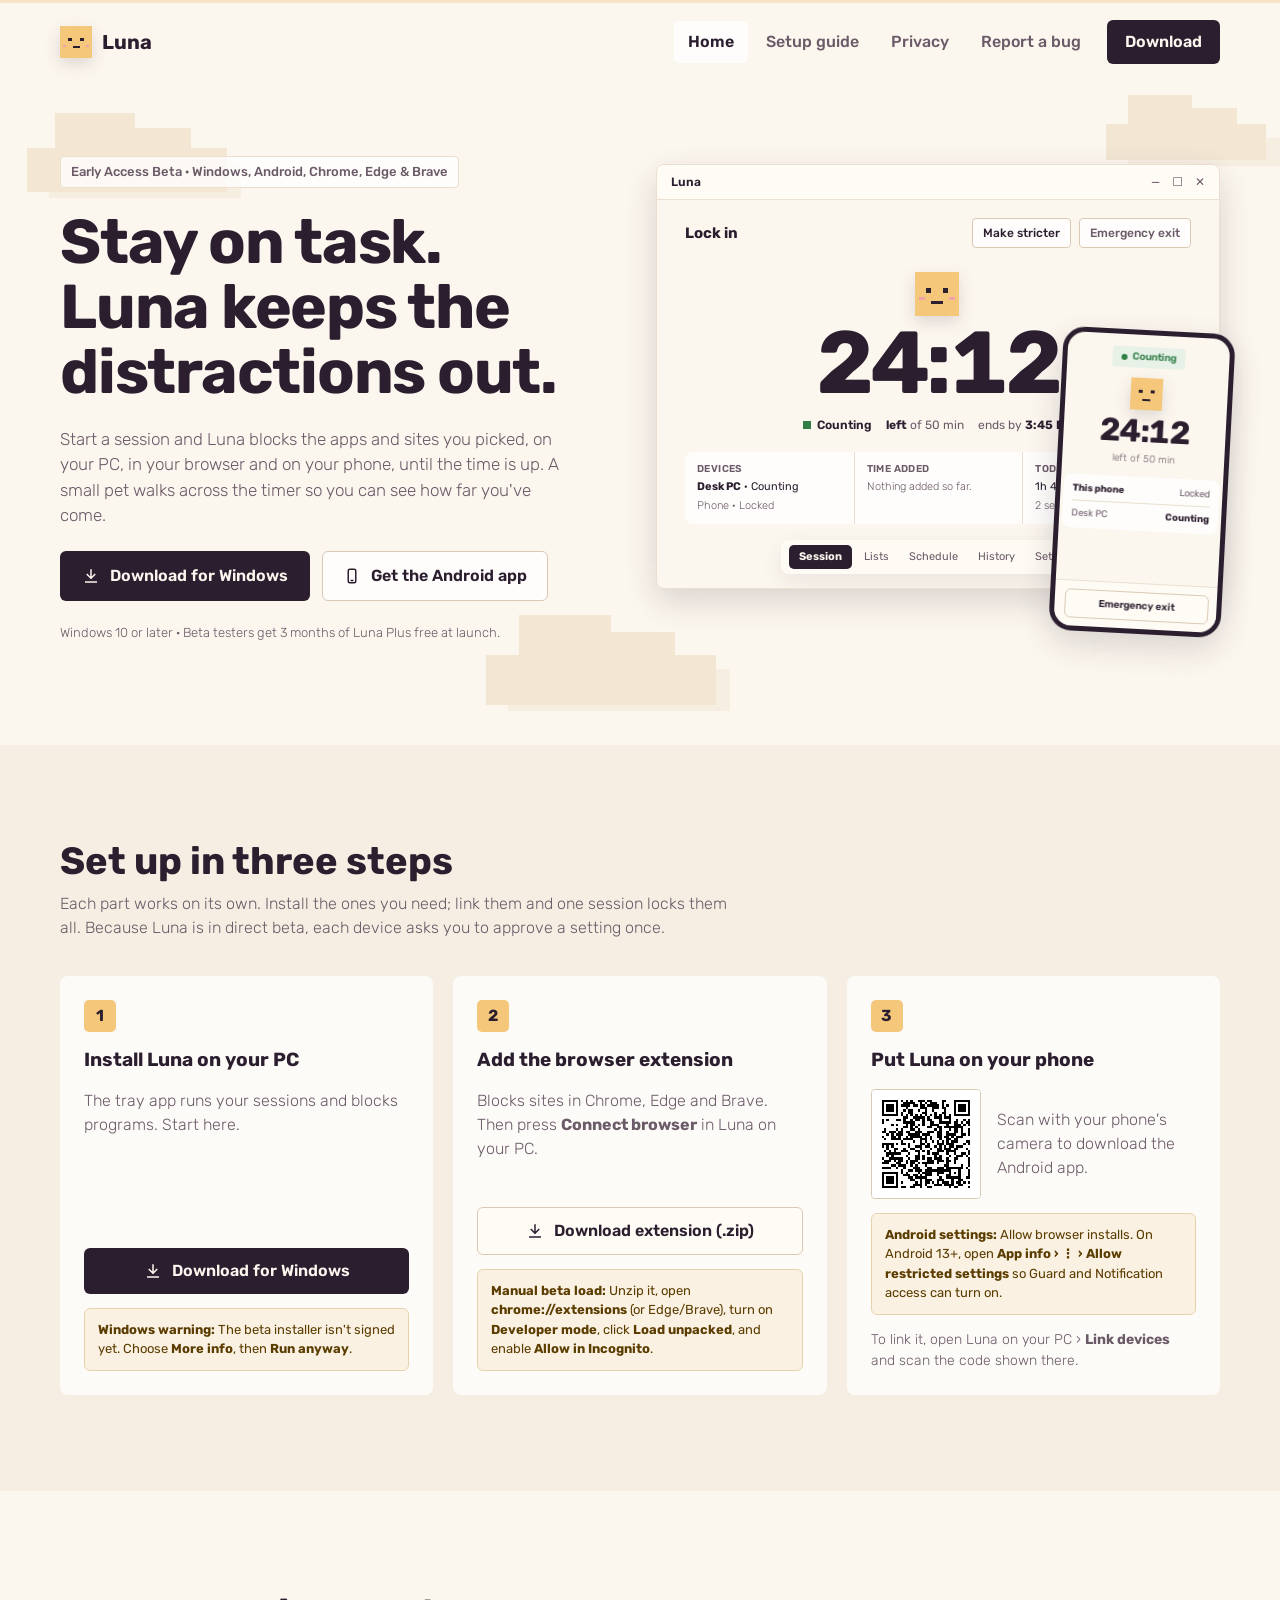
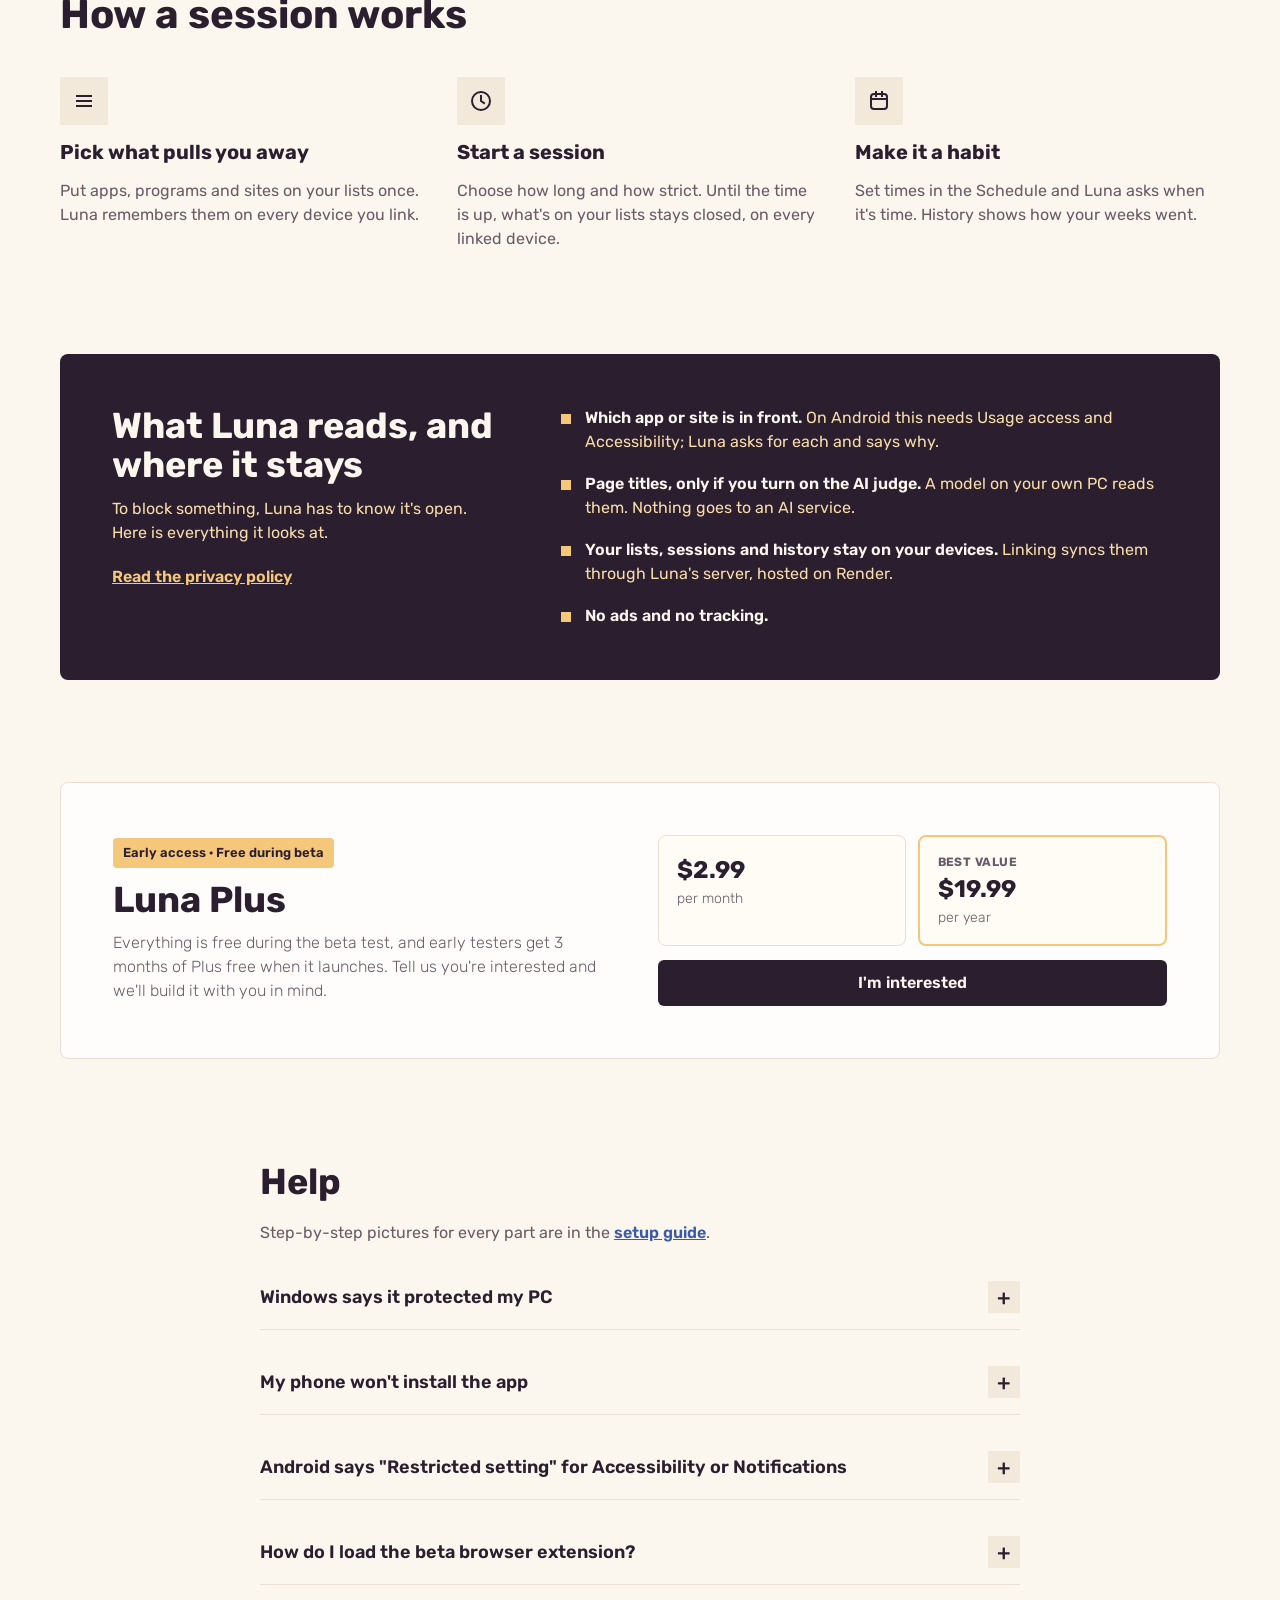
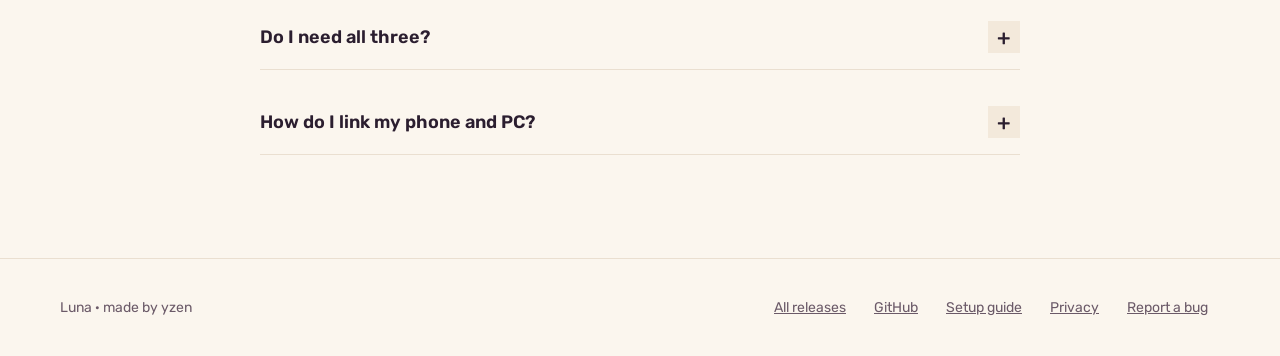
<file: docs/index.html>
<!doctype html>
<html lang="en">
<head>
<meta charset="utf-8">
<meta name="viewport" content="width=device-width, initial-scale=1">
<meta name="color-scheme" content="light">
<title>Luna: stay on task</title>
<meta name="description" content="Luna blocks the apps and sites you picked on your PC, in your browser and on your phone, until the session is over.">
<link rel="preconnect" href="https://fonts.googleapis.com">
<link href="https://fonts.googleapis.com/css2?family=Rubik:wght@300;400;500;600;700&amp;display=swap" rel="stylesheet">
<link rel="stylesheet" href="site.css">
</head>
<body>
<div class="lp" style="width: 100%; background: var(--bg); color: var(--ink); font-family: 'Rubik', system-ui, sans-serif; font-size: 16px; line-height: 1.5; overflow: hidden">

  <!-- Top bar: matches app's glass bar and 6px buttons -->
  <header style="max-width: 1160px; margin: 0 auto; padding: 20px clamp(16px, 4vw, 48px); display: flex; flex-wrap: wrap; align-items: center; justify-content: space-between; gap: 16px">
    <a href="#top" style="display: flex; align-items: center; gap: 10px; color: var(--ink); text-decoration: none; font-weight: 700; font-size: 20px">
      <span class="pet-bob" aria-hidden="true" style="position: relative; width: 32px; height: 32px; background: var(--accent); display: block"><i class="eye" style="position: absolute; background: var(--face); left: 26%; top: 36%; width: 12%; height: 12%"></i><i class="eye" style="position: absolute; background: var(--face); left: 62%; top: 36%; width: 12%; height: 12%"></i><i style="position: absolute; background: var(--cheek); left: 8%; top: 58%; width: 12%; height: 7%"></i><i style="position: absolute; background: var(--cheek); left: 80%; top: 58%; width: 12%; height: 7%"></i><i style="position: absolute; background: var(--face); left: 40%; top: 64%; width: 22%; height: 6%"></i></span>
      Luna
    </a>
    <nav aria-label="Main" style="display: flex; flex-wrap: wrap; align-items: center; gap: 4px">
      <a href="index.html" aria-current="page" style="padding: 9px 14px; color: var(--ink); text-decoration: none; font-weight: 600; background: var(--glass); border-radius: var(--r-tile)">Home</a>
      <a href="install.html" style="padding: 9px 14px; color: var(--mute); text-decoration: none; font-weight: 500">Setup guide</a>
      <a href="privacy.html" style="padding: 9px 14px; color: var(--mute); text-decoration: none; font-weight: 500">Privacy</a>
      <a href="report.html" style="padding: 9px 14px; color: var(--mute); text-decoration: none; font-weight: 500">Report a bug</a>
      <a href="#download" style="margin-left: 8px; padding: 10px 18px; background: var(--pri); color: var(--onp); text-decoration: none; font-weight: 600; border-radius: var(--r-btn)">Download</a>
    </nav>
  </header>

  <!-- Hero: Daybreak stepped clouds (matching components.css) -->
  <section id="top" style="position: relative; padding: clamp(32px, 6vw, 72px) 0 clamp(56px, 8vw, 104px)">
    <div class="clouds" aria-hidden="true" style="position: absolute; inset: 0; pointer-events: none">
      <div style="position: absolute; left: 4%; top: 64px; width: 200px; height: 44px; background: var(--near); box-shadow: 18px 10px 0 -4px var(--far)"><div style="position: absolute; left: 14%; bottom: 100%; width: 40%; height: 80%; background: var(--near)"></div><div style="position: absolute; left: 50%; bottom: 100%; width: 32%; height: 45%; background: var(--near)"></div></div>
      <div style="position: absolute; right: 3%; top: 40px; width: 160px; height: 36px; background: var(--near); box-shadow: 18px 10px 0 -4px var(--far)"><div style="position: absolute; left: 14%; bottom: 100%; width: 40%; height: 80%; background: var(--near)"></div><div style="position: absolute; left: 50%; bottom: 100%; width: 32%; height: 45%; background: var(--near)"></div></div>
      <div style="position: absolute; left: 38%; bottom: 40px; width: 230px; height: 50px; background: var(--near); box-shadow: 18px 10px 0 -4px var(--far)"><div style="position: absolute; left: 14%; bottom: 100%; width: 40%; height: 80%; background: var(--near)"></div><div style="position: absolute; left: 50%; bottom: 100%; width: 32%; height: 45%; background: var(--near)"></div></div>
    </div>

    <div style="position: relative; max-width: 1160px; margin: 0 auto; padding: 0 clamp(16px, 4vw, 48px); display: flex; flex-wrap: wrap; align-items: center; gap: clamp(40px, 6vw, 72px)">
      <div class="stagger" style="flex: 1 1 420px; min-width: 0; display: flex; flex-direction: column; gap: 22px">
        <span style="align-self: flex-start; padding: 5px 10px; background: var(--glass); border: 1px solid var(--line); border-radius: var(--r-ctrl); font-size: 13px; font-weight: 500; color: var(--mute)">Early Access Beta · Windows, Android, Chrome, Edge &amp; Brave</span>
        <h1 style="margin: 0; font-size: clamp(40px, 6vw, 62px); line-height: 1.05; font-weight: 700; letter-spacing: -0.02em">Stay on task.<br>Luna keeps the distractions out.</h1>
        <p style="margin: 0; max-width: 520px; font-size: 17px; font-weight: 300; color: var(--mute)">Start a session and Luna blocks the apps and sites you picked, on your PC, in your browser and on your phone, until the time is up. A small pet walks across the timer so you can see how far you've come.</p>

          <div data-visitor="pc" style="display: flex; flex-wrap: wrap; gap: 12px">
            <a href="thanks.html" style="display: inline-flex; align-items: center; gap: 10px; min-height: 48px; padding: 0 22px; background: var(--pri); color: var(--onp); text-decoration: none; font-weight: 600; font-size: 16px; border-radius: var(--r-btn)">
              <svg viewBox="0 0 24 24" width="18" height="18" aria-hidden="true" fill="none" stroke="currentColor" stroke-width="2" stroke-linecap="square"><path d="M12 4v11M7 10l5 5 5-5M5 20h14"></path></svg>
              Download for Windows
            </a>
            <a href="#phone" style="display: inline-flex; align-items: center; gap: 10px; min-height: 48px; padding: 0 20px; background: var(--glass); color: var(--ink); text-decoration: none; font-weight: 600; font-size: 16px; border: 1px solid var(--cborder); border-radius: var(--r-btn)">
              <svg viewBox="0 0 24 24" width="18" height="18" aria-hidden="true" fill="none" stroke="currentColor" stroke-width="2" stroke-linecap="square"><rect x="7" y="3" width="10" height="18" rx="2"></rect><path d="M11 18h2"></path></svg>
              Get the Android app
            </a>
          </div>
          <p data-visitor="pc" style="margin: 0; font-size: 13px; font-weight: 300; color: var(--mute)">Windows 10 or later · Beta testers get 3 months of Luna Plus free at launch.</p>
          <div data-visitor="android" hidden style="display: flex; flex-wrap: wrap; gap: 12px">
            <a href="https://github.com/Yzennnx/luna-releases/releases/latest/download/Luna.apk" style="display: inline-flex; align-items: center; justify-content: center; gap: 10px; min-height: 48px; padding: 0 22px; background: var(--pri); color: var(--onp); text-decoration: none; font-weight: 600; font-size: 16px; border-radius: var(--r-btn); flex: 1 1 260px">
              <svg viewBox="0 0 24 24" width="18" height="18" aria-hidden="true" fill="none" stroke="currentColor" stroke-width="2" stroke-linecap="square"><path d="M12 4v11M7 10l5 5 5-5M5 20h14"></path></svg>
              Download for Android
            </a>
            <a href="#download" style="display: inline-flex; align-items: center; justify-content: center; gap: 10px; min-height: 48px; padding: 0 20px; background: var(--glass); color: var(--ink); text-decoration: none; font-weight: 600; font-size: 16px; border: 1px solid var(--cborder); border-radius: var(--r-btn); flex: 1 1 260px">Also on your PC</a>
          </div>
          <p data-visitor="android" hidden style="margin: 0; font-size: 13px; font-weight: 300; color: var(--mute)">APK · Android 7.0 or later. Not on Google Play yet · 3 months of Plus free for beta testers.</p>
      </div>

      <!-- Product picture: exact PC SessionActive + Phone Running UI tokens -->
      <div style="flex: 1 1 460px; min-width: 0; position: relative; padding-bottom: 44px">
        <div class="window-in" role="img" aria-label="Luna on a PC during a session: 24 minutes left, the pet walking across above the timer" style="background: var(--bg); border: 1px solid var(--line); border-radius: var(--r-card); box-shadow: var(--sh-pop); overflow: hidden">
          <!-- Window chrome -->
          <div style="display: flex; align-items: center; justify-content: space-between; padding: 8px 14px; background: var(--surface); border-bottom: 1px solid var(--line); font-size: 12px; color: var(--mute)">
            <span style="font-weight: 600; color: var(--ink)">Luna</span>
            <span style="display: flex; gap: 12px" aria-hidden="true"><span>—</span><span>☐</span><span>✕</span></span>
          </div>
          <!-- Real PC Active screen body -->
          <div style="padding: 18px clamp(18px, 3vw, 28px) 14px; display: flex; flex-direction: column; gap: 14px">
            <!-- .bar-top -->
            <div style="display: flex; align-items: center; gap: 8px; font-size: 13px">
              <b style="font-size: 15px; font-weight: 700; color: var(--ink)">Lock in</b>
              <span style="flex: 1"></span>
              <span style="padding: 5px 10px; background: var(--glass); border: 1px solid var(--cborder); border-radius: var(--r-ctrl); font-size: 12px; font-weight: 500; color: var(--ink)">Make stricter</span>
              <span style="padding: 5px 10px; background: var(--glass); border: 1px solid var(--cborder); border-radius: var(--r-ctrl); font-size: 12px; font-weight: 500; color: var(--mute)">Emergency exit</span>
            </div>
            <!-- Hero: pet walking above big clock (exact Hero.tsx) -->
            <div style="display: flex; flex-direction: column; align-items: center; gap: 6px; padding: 6px 0 4px">
              <div style="position: relative; width: 100%; height: 48px">
                <div data-pet="width" style="position: absolute; left: 0; bottom: 0; height: 2px; width: 45.37%; opacity: 0; pointer-events: none"></div>
                <span class="pet-walk" data-pet="left" style="position: absolute; left: 45.37%; bottom: 0; width: 44px; height: 44px; display: block"><span style="background: var(--accent)"><i class="eye" style="position: absolute; background: var(--face); left: 24%; top: 36%; width: 12%; height: 12%"></i><i class="eye" style="position: absolute; background: var(--face); left: 64%; top: 36%; width: 12%; height: 12%"></i><i style="position: absolute; background: var(--cheek); left: 10%; top: 56%; width: 12%; height: 7%"></i><i style="position: absolute; background: var(--cheek); left: 78%; top: 56%; width: 12%; height: 7%"></i><i style="position: absolute; background: var(--face); left: 36%; top: 66%; width: 28%; height: 6%"></i></span></span>
              </div>
              <div style="font-size: clamp(58px, 8vw, 88px); font-weight: 700; line-height: .95; letter-spacing: -0.03em; font-variant-numeric: tabular-nums"><span data-mm>24</span><span class="colon">:</span><span data-ss>13</span></div>
              <div style="display: flex; flex-wrap: wrap; justify-content: center; gap: 6px 14px; font-size: 12px; color: var(--mute); margin-top: 4px">
                <span style="display: inline-flex; align-items: center; gap: 6px; color: var(--ink); font-weight: 600"><span class="live-dot" aria-hidden="true" style="width: 8px; height: 8px; background: var(--counting); display: inline-block"></span>Counting</span>
                <span><b style="color: var(--ink)">left</b> of 50 min</span>
                <span>ends by <b style="color: var(--ink)">3:45 PM</b></span>
              </div>
            </div>
            <!-- .strip: exact glass 3-column facts bar with vertical dividers -->
            <div class="glass" style="display: grid; grid-template-columns: repeat(3, minmax(0, 1fr)); font-size: 11px; line-height: 1.45">
              <div style="padding: 10px 12px; display: flex; flex-direction: column; gap: 3px">
                <span style="font-weight: 600; color: var(--mute); text-transform: uppercase; letter-spacing: .04em; font-size: 10px">Devices</span>
                <span style="color: var(--ink)"><b>Desk PC</b> · Counting</span>
                <span style="color: var(--mute); font-weight: 300">Phone · Locked</span>
              </div>
              <div style="padding: 10px 12px; border-left: 1px solid var(--line); display: flex; flex-direction: column; gap: 3px">
                <span style="font-weight: 600; color: var(--mute); text-transform: uppercase; letter-spacing: .04em; font-size: 10px">Time added</span>
                <span style="color: var(--mute); font-weight: 300">Nothing added so far.</span>
              </div>
              <div style="padding: 10px 12px; border-left: 1px solid var(--line); display: flex; flex-direction: column; gap: 3px">
                <span style="font-weight: 600; color: var(--mute); text-transform: uppercase; letter-spacing: .04em; font-size: 10px">Today</span>
                <span style="color: var(--ink)">1h 40m studied</span>
                <span style="color: var(--mute); font-weight: 300">2 sessions</span>
              </div>
            </div>
            <!-- Real floating PC dock (bar glass + shadow-dock + 5px active tile) -->
            <div style="display: flex; justify-content: center; padding-top: 2px">
              <div class="hero-dock" style="display: inline-flex; align-items: center; gap: 4px; padding: 5px 8px; background: var(--bar); border-radius: var(--r-card); box-shadow: var(--sh-dock); font-size: 11px; color: var(--mute)">
                <span data-active style="padding: 4px 10px; border-radius: var(--r-tile); background: var(--pri); color: var(--onp); font-weight: 700">Session</span>
                <span style="padding: 4px 8px">Lists</span>
                <span style="padding: 4px 8px">Schedule</span>
                <span style="padding: 4px 8px">History</span>
                <span style="padding: 4px 8px">Settings</span>
              </div>
            </div>
          </div>
        </div>
        <!-- Real Phone Running screen (matches apps/mobile/src/core/theme.ts + Running.tsx) -->
        <div class="phone-in" role="img" aria-label="Luna on an Android phone during the same session: Counting, 24 minutes left, phone locked" style="position: absolute; right: -8px; bottom: 0; width: 162px; height: 294px; background: var(--bg); border: 5px solid var(--frame); border-radius: 22px; box-shadow: var(--sh-pop); overflow: hidden; display: flex; flex-direction: column; justify-content: space-between; text-align: center">
          <div style="padding: 12px 12px 0; display: flex; flex-direction: column; align-items: center; gap: 10px">
            <span style="display: inline-flex; align-items: center; gap: 5px; padding: 3px 9px; border-radius: var(--r-ctrl); background: var(--okbg); font-size: 10px; font-weight: 600; color: var(--counting)"><span class="live-dot" aria-hidden="true" style="width: 6px; height: 6px; border-radius: 999px; background: var(--counting)"></span>Counting</span>
            <div style="display: flex; flex-direction: column; align-items: center; gap: 5px">
              <span class="pet-bob" style="position: relative; width: 32px; height: 32px; background: var(--accent); display: block"><i class="eye" style="position: absolute; background: var(--face); left: 24%; top: 36%; width: 12%; height: 12%"></i><i class="eye" style="position: absolute; background: var(--face); left: 64%; top: 36%; width: 12%; height: 12%"></i><i style="position: absolute; background: var(--face); left: 36%; top: 66%; width: 28%; height: 6%"></i></span>
              <span style="font-size: 32px; font-weight: 700; line-height: 1; letter-spacing: -0.02em; font-variant-numeric: tabular-nums"><span data-mm>24</span><span class="colon">:</span><span data-ss>13</span></span>
              <span style="font-size: 10px; font-weight: 300; color: var(--mute)">left of 50 min</span>
            </div>
            <div class="glass" style="width: 100%; padding: 7px 9px; display: flex; flex-direction: column; gap: 5px; font-size: 9.5px; text-align: left">
              <div style="display: flex; justify-content: space-between"><b style="color: var(--ink)">This phone</b><span style="color: var(--mute)">Locked</span></div>
              <div style="height: 1px; background: var(--line)"></div>
              <div style="display: flex; justify-content: space-between"><span style="color: var(--mute)">Desk PC</span><b style="color: var(--ink)">Counting</b></div>
            </div>
          </div>
          <!-- Pinned bar -->
          <div style="padding: 8px 10px; background: var(--bar); border-top: 1px solid var(--line)">
            <span style="display: block; width: 100%; padding: 6px 0; background: var(--surface); border: 1px solid var(--cborder); border-radius: var(--r-btn); font-size: 10px; font-weight: 600; color: var(--ink)">Emergency exit</span>
          </div>
        </div>
      </div>
    </div>
  </section>

  <!-- Download: three steps (exact glass cards + 6px buttons + app note boxes) -->
  <section id="download" style="background: var(--tint); padding: clamp(56px, 8vw, 96px) 0">
    <div style="max-width: 1160px; margin: 0 auto; padding: 0 clamp(16px, 4vw, 48px); display: flex; flex-direction: column; gap: 36px">
      <div class="reveal-self" style="display: flex; flex-direction: column; gap: 10px; max-width: 680px">
        <h2 style="margin: 0; font-size: clamp(28px, 4vw, 38px); line-height: 1.1; font-weight: 700">Set up in three steps</h2>
        <p style="margin: 0; font-size: 16px; font-weight: 300; color: var(--mute)">Each part works on its own. Install the ones you need; link them and one session locks them all. Because Luna is in direct beta, each device asks you to approve a setting once.</p>
      </div>
      <div class="reveal" style="display: grid; grid-template-columns: repeat(auto-fit, minmax(280px, 1fr)); gap: 20px">

        <article class="glass" style="border-radius: var(--r-card); padding: 24px; display: flex; flex-direction: column; gap: 14px">
          <span style="width: 32px; height: 32px; border-radius: var(--r-tile); display: flex; align-items: center; justify-content: center; background: var(--accent); color: var(--face); font-weight: 700">1</span>
          <h3 style="margin: 0; font-size: 19px; font-weight: 700">Install Luna on your PC</h3>
          <p style="margin: 0; font-weight: 300; color: var(--mute)">The tray app runs your sessions and blocks programs. Start here.</p>
          <a href="thanks.html" style="margin-top: auto; display: inline-flex; align-items: center; justify-content: center; gap: 10px; min-height: 46px; background: var(--pri); color: var(--onp); text-decoration: none; font-weight: 600; border-radius: var(--r-btn)">
            <svg viewBox="0 0 24 24" width="18" height="18" aria-hidden="true" fill="none" stroke="currentColor" stroke-width="2" stroke-linecap="square"><path d="M12 4v11M7 10l5 5 5-5M5 20h14"></path></svg>
            Download for Windows
          </a>
          <p class="note" style="margin: 0; padding: 11px 13px; font-size: 13px"><b>Windows warning:</b> The beta installer isn't signed yet. Choose <b>More info</b>, then <b>Run anyway</b>.</p>
        </article>

        <article class="glass" style="border-radius: var(--r-card); padding: 24px; display: flex; flex-direction: column; gap: 14px">
          <span style="width: 32px; height: 32px; border-radius: var(--r-tile); display: flex; align-items: center; justify-content: center; background: var(--accent); color: var(--face); font-weight: 700">2</span>
          <h3 style="margin: 0; font-size: 19px; font-weight: 700">Add the browser extension</h3>
          <p style="margin: 0; font-weight: 300; color: var(--mute)">Blocks sites in Chrome, Edge and Brave. Then press <b>Connect browser</b> in Luna on your PC.</p>
          <a href="https://github.com/Yzennnx/luna-releases/releases/latest/download/Luna-Extension.zip" style="margin-top: auto; display: inline-flex; align-items: center; justify-content: center; gap: 10px; min-height: 46px; background: var(--surface); color: var(--ink); text-decoration: none; font-weight: 600; border: 1px solid var(--cborder); border-radius: var(--r-btn)">
            <svg viewBox="0 0 24 24" width="18" height="18" aria-hidden="true" fill="none" stroke="currentColor" stroke-width="2" stroke-linecap="square"><path d="M12 4v11M7 10l5 5 5-5M5 20h14"></path></svg>
            Download extension (.zip)
          </a>
          <p class="note" style="margin: 0; padding: 11px 13px; font-size: 13px"><b>Manual beta load:</b> Unzip it, open <b>chrome://extensions</b> (or Edge/Brave), turn on <b>Developer mode</b>, click <b>Load unpacked</b>, and enable <b>Allow in Incognito</b>.</p>
        </article>

        <article id="phone" class="glass" style="border-radius: var(--r-card); padding: 24px; display: flex; flex-direction: column; gap: 14px">
          <span style="width: 32px; height: 32px; border-radius: var(--r-tile); display: flex; align-items: center; justify-content: center; background: var(--accent); color: var(--face); font-weight: 700">3</span>
          <h3 style="margin: 0; font-size: 19px; font-weight: 700">Put Luna on your phone</h3>
            <div data-visitor="pc" style="display: flex; gap: 16px; align-items: center">
              <img src="qr-android.svg" alt="QR code that opens the Android download" width="108" height="108" style="flex: none; width: 108px; height: 108px; border: 1px solid var(--cborder); border-radius: var(--r-ctrl)">
              <p style="margin: 0; font-weight: 300; color: var(--mute)">Scan with your phone's camera to download the Android app.</p>
            </div>
            <a data-visitor="android" hidden href="https://github.com/Yzennnx/luna-releases/releases/latest/download/Luna.apk" style="display: inline-flex; align-items: center; justify-content: center; gap: 10px; min-height: 46px; background: var(--pri); color: var(--onp); text-decoration: none; font-weight: 600; border-radius: var(--r-btn)">Download for Android</a>
            <p class="note" style="margin: 0; padding: 11px 13px; font-size: 13px"><b>Android settings:</b> Allow browser installs. On Android 13+, open <b>App info › ⋮ › Allow restricted settings</b> so Guard and Notification access can turn on.</p>
          <p style="margin: 0; font-size: 14px; font-weight: 300; color: var(--mute)">To link it, open Luna on your PC › <b>Link devices</b> and scan the code shown there.</p>
        </article>
      </div>
    </div>
  </section>

  <!-- Demo video: remove the hidden attribute and paste a YouTube embed URL (https://www.youtube-nocookie.com/embed/VIDEO_ID) or a video file URL into the src below. -->
  <section id="demo" hidden style="padding: clamp(56px, 8vw, 104px) 0 0">
    <div class="reveal" style="max-width: 960px; margin: 0 auto; padding: 0 clamp(16px, 4vw, 48px); display: flex; flex-direction: column; gap: 20px">
      <h2 style="margin: 0; font-size: clamp(30px, 4vw, 40px); line-height: 1.1; font-weight: 700">See it in action</h2>
      <div style="position: relative; aspect-ratio: 16 / 9; background: var(--tint); border: 1.5px solid var(--cborder); border-radius: 18px; overflow: hidden">
        <iframe src="" title="Luna demo video" loading="lazy" allowfullscreen style="position: absolute; inset: 0; width: 100%; height: 100%; border: 0"></iframe>
      </div>
    </div>
  </section>

  <!-- How a session works -->
  <section id="how" style="padding: clamp(56px, 8vw, 104px) 0">
    <div style="max-width: 1160px; margin: 0 auto; padding: 0 clamp(16px, 4vw, 48px); display: flex; flex-direction: column; gap: 40px">
      <h2 style="margin: 0; font-size: clamp(30px, 4vw, 40px); line-height: 1.1; font-weight: 700">How a session works</h2>
      <div class="reveal" style="display: grid; grid-template-columns: repeat(auto-fit, minmax(260px, 1fr)); gap: 32px">
        <div style="display: flex; flex-direction: column; gap: 12px">
          <span style="width: 48px; height: 48px; display: flex; align-items: center; justify-content: center; background: var(--tint2); color: var(--ink)"><svg viewBox="0 0 24 24" width="24" height="24" aria-hidden="true" fill="none" stroke="currentColor" stroke-width="2" stroke-linecap="square"><path d="M5 7h14M5 12h14M5 17h14"></path></svg></span>
          <h3 style="margin: 0; font-size: 20px; font-weight: 700">Pick what pulls you away</h3>
          <p style="margin: 0; color: var(--mute)">Put apps, programs and sites on your lists once. Luna remembers them on every device you link.</p>
        </div>
        <div style="display: flex; flex-direction: column; gap: 12px">
          <span style="width: 48px; height: 48px; display: flex; align-items: center; justify-content: center; background: var(--tint2); color: var(--ink)"><svg viewBox="0 0 24 24" width="24" height="24" aria-hidden="true" fill="none" stroke="currentColor" stroke-width="2" stroke-linecap="square"><circle cx="12" cy="12" r="9"></circle><path d="M12 7v5l3 2"></path></svg></span>
          <h3 style="margin: 0; font-size: 20px; font-weight: 700">Start a session</h3>
          <p style="margin: 0; color: var(--mute)">Choose how long and how strict. Until the time is up, what's on your lists stays closed, on every linked device.</p>
        </div>
        <div style="display: flex; flex-direction: column; gap: 12px">
          <span style="width: 48px; height: 48px; display: flex; align-items: center; justify-content: center; background: var(--tint2); color: var(--ink)"><svg viewBox="0 0 24 24" width="24" height="24" aria-hidden="true" fill="none" stroke="currentColor" stroke-width="2" stroke-linecap="square"><rect x="4" y="5" width="16" height="15" rx="3"></rect><path d="M4 10h16M9 3v4M15 3v4"></path></svg></span>
          <h3 style="margin: 0; font-size: 20px; font-weight: 700">Make it a habit</h3>
          <p style="margin: 0; color: var(--mute)">Set times in the Schedule and Luna asks when it's time. History shows how your weeks went.</p>
        </div>
      </div>
    </div>
  </section>

  <!-- Privacy -->
  <section id="privacy" style="padding: 0 0 clamp(56px, 8vw, 104px)">
    <div style="max-width: 1160px; margin: 0 auto; padding: 0 clamp(16px, 4vw, 48px)">
      <div class="reveal-self" style="background: var(--pri); color: var(--onp); border-radius: var(--r-card); padding: clamp(28px, 5vw, 52px); display: flex; flex-wrap: wrap; gap: clamp(28px, 5vw, 56px)">
        <div style="flex: 1 1 300px; display: flex; flex-direction: column; gap: 12px">
          <h2 style="margin: 0; font-size: clamp(28px, 3.5vw, 36px); line-height: 1.1; font-weight: 700">What Luna reads, and where it stays</h2>
          <p style="margin: 0; color: var(--pmute)">To block something, Luna has to know it's open. Here is everything it looks at.</p>
          <a href="privacy.html" style="align-self: flex-start; margin-top: 8px; color: var(--plink); font-weight: 600">Read the privacy policy</a>
        </div>
        <ul class="reveal" style="flex: 2 1 420px; margin: 0; padding: 0; list-style: none; display: flex; flex-direction: column; gap: 18px">
          <li style="display: flex; gap: 14px"><span aria-hidden="true" style="flex: none; width: 10px; height: 10px; margin-top: 8px; background: var(--accent)"></span><span><b style="font-weight: 600">Which app or site is in front.</b> <span style="color: var(--pmute)">On Android this needs Usage access and Accessibility; Luna asks for each and says why.</span></span></li>
          <li style="display: flex; gap: 14px"><span aria-hidden="true" style="flex: none; width: 10px; height: 10px; margin-top: 8px; background: var(--accent)"></span><span><b style="font-weight: 600">Page titles, only if you turn on the AI judge.</b> <span style="color: var(--pmute)">A model on your own PC reads them. Nothing goes to an AI service.</span></span></li>
          <li style="display: flex; gap: 14px"><span aria-hidden="true" style="flex: none; width: 10px; height: 10px; margin-top: 8px; background: var(--accent)"></span><span><b style="font-weight: 600">Your lists, sessions and history stay on your devices.</b> <span style="color: var(--pmute)">Linking syncs them through Luna's server, hosted on Render.</span></span></li>
          <li style="display: flex; gap: 14px"><span aria-hidden="true" style="flex: none; width: 10px; height: 10px; margin-top: 8px; background: var(--accent)"></span><span><b style="font-weight: 600">No ads and no tracking.</b></span></li>
        </ul>
      </div>
    </div>
  </section>

  <!-- Luna Plus: coming soon. Counts anonymous taps via POST /plus-tap. -->
  <section id="plus" style="padding: 0 0 clamp(56px, 8vw, 104px)">
    <div style="max-width: 1160px; margin: 0 auto; padding: 0 clamp(16px, 4vw, 48px)">
      <article class="reveal-self glass" style="border: 1px solid var(--line); border-radius: var(--r-card); padding: clamp(28px, 5vw, 52px); display: flex; flex-wrap: wrap; align-items: center; gap: clamp(28px, 5vw, 56px)">
        <div style="flex: 1 1 300px; display: flex; flex-direction: column; gap: 12px">
          <span style="align-self: flex-start; padding: 5px 10px; background: var(--accent); color: var(--face); border-radius: var(--r-ctrl); font-size: 13px; font-weight: 600">Early access · Free during beta</span>
          <h2 style="margin: 0; font-size: clamp(28px, 3.5vw, 36px); line-height: 1.1; font-weight: 700">Luna Plus</h2>
          <p style="margin: 0; font-weight: 300; color: var(--mute)">Everything is free during the beta test, and early testers get 3 months of Plus free when it launches. Tell us you're interested and we'll build it with you in mind.</p>
        </div>
        <div style="flex: 1 1 320px; display: flex; flex-direction: column; gap: 14px">
          <div style="display: flex; flex-wrap: wrap; gap: 12px">
            <div style="flex: 1 1 140px; padding: 16px 18px; background: var(--surface); border: 1px solid var(--line); border-radius: var(--r-card)"><div style="font-size: 24px; font-weight: 700">$2.99</div><div style="font-size: 14px; font-weight: 300; color: var(--mute)">per month</div></div>
            <div style="flex: 1 1 140px; padding: 16px 18px; background: var(--surface); border: 2px solid var(--accent); border-radius: var(--r-card)"><div style="font-size: 12px; font-weight: 700; letter-spacing: .04em; text-transform: uppercase; color: var(--mute)">Best value</div><div style="font-size: 24px; font-weight: 700">$19.99</div><div style="font-size: 14px; font-weight: 300; color: var(--mute)">per year</div></div>
          </div>
          <button type="button" id="plus-btn" style="min-height: 46px; padding: 0 22px; background: var(--pri); color: var(--onp); border: 0; border-radius: var(--r-btn); font: inherit; font-weight: 600; cursor: pointer">I'm interested</button>
        </div>
      </article>
    </div>
  </section>

  <!-- Help -->
  <section id="help" style="padding: 0 0 clamp(56px, 8vw, 104px)">
    <div class="reveal" style="max-width: 760px; margin: 0 auto; padding: 0 clamp(16px, 4vw, 48px); display: flex; flex-direction: column; gap: 20px">
      <h2 style="margin: 0; font-size: clamp(28px, 3.5vw, 36px); line-height: 1.1; font-weight: 700">Help</h2>
      <p style="margin: 0; color: var(--mute)">Step-by-step pictures for every part are in the <a href="install.html" style="color: var(--link); font-weight: 600">setup guide</a>.</p>
      <details style="border-bottom: 1px solid var(--line); padding: 16px 0">
        <summary style="cursor: pointer; font-weight: 600; font-size: 18px; min-height: 28px">Windows says it protected my PC</summary>
        <p style="margin: 10px 0 0; color: var(--mute)">The installer isn't signed yet, so Windows doesn't know it. Choose More info, then Run anyway.</p>
      </details>
      <details style="border-bottom: 1px solid var(--line); padding: 16px 0">
        <summary style="cursor: pointer; font-weight: 600; font-size: 18px; min-height: 28px">My phone won't install the app</summary>
        <p style="margin: 10px 0 0; color: var(--mute)">Luna isn't on Google Play yet. When your phone asks, allow your browser to install apps (and tap Install anyway if Play Protect warns), then open the downloaded file again.</p>
      </details>
      <details style="border-bottom: 1px solid var(--line); padding: 16px 0">
        <summary style="cursor: pointer; font-weight: 600; font-size: 18px; min-height: 28px">Android says "Restricted setting" for Accessibility or Notifications</summary>
        <p style="margin: 10px 0 0; color: var(--mute)">Android 13 and later blocks Accessibility and Notification access for apps installed outside Google Play until you unlock them once. Open <b>App info</b> for Luna, tap <b>⋮ › Allow restricted settings</b>, then return to Luna setup.</p>
      </details>
      <details style="border-bottom: 1px solid var(--line); padding: 16px 0">
        <summary style="cursor: pointer; font-weight: 600; font-size: 18px; min-height: 28px">How do I load the beta browser extension?</summary>
        <p style="margin: 10px 0 0; color: var(--mute)">Download and unzip <b>Luna-Extension.zip</b>, open <b>chrome://extensions</b> (or <b>edge://extensions</b> / <b>brave://extensions</b>), turn on <b>Developer mode</b>, click <b>Load unpacked</b>, pick the unzipped folder, and enable <b>Allow in Incognito</b>. Then press <b>Connect browser</b> in Luna on your PC.</p>
      </details>
      <details style="border-bottom: 1px solid var(--line); padding: 16px 0">
        <summary style="cursor: pointer; font-weight: 600; font-size: 18px; min-height: 28px">Do I need all three?</summary>
        <p style="margin: 10px 0 0; color: var(--mute)">No. The PC app and the phone app each work alone. The browser extension needs the PC app. Link them so one session locks everything.</p>
      </details>
      <details style="border-bottom: 1px solid var(--line); padding: 16px 0">
        <summary style="cursor: pointer; font-weight: 600; font-size: 18px; min-height: 28px">How do I link my phone and PC?</summary>
        <p style="margin: 10px 0 0; color: var(--mute)">On your PC open Luna › Settings › Link devices. On your phone tap Scan QR code and point it at the code.</p>
      </details>
    </div>
  </section>

  <footer style="border-top: 1px solid var(--line)">
    <div style="max-width: 1160px; margin: 0 auto; padding: 28px clamp(16px, 4vw, 48px); display: flex; flex-wrap: wrap; align-items: center; justify-content: space-between; gap: 16px; font-size: 14px; color: var(--mute)">
      <span>Luna · made by yzen</span>
      <nav aria-label="Footer" style="display: flex; flex-wrap: wrap; gap: 4px">
        <a href="https://github.com/Yzennnx/luna-releases/releases" style="padding: 10px 12px; color: var(--mute)">All releases</a>
        <a href="https://github.com/Yzennnx/luna-releases/releases" style="padding: 10px 12px; color: var(--mute)">GitHub</a>
        <a href="install.html" style="padding: 10px 12px; color: var(--mute)">Setup guide</a>
        <a href="privacy.html" style="padding: 10px 12px; color: var(--mute)">Privacy</a>
        <a href="report.html" style="padding: 10px 12px; color: var(--mute)">Report a bug</a>
      </nav>
    </div>
  </footer>
</div>
<script type="module" src="site.js"></script>
</body>
</html>
</file>
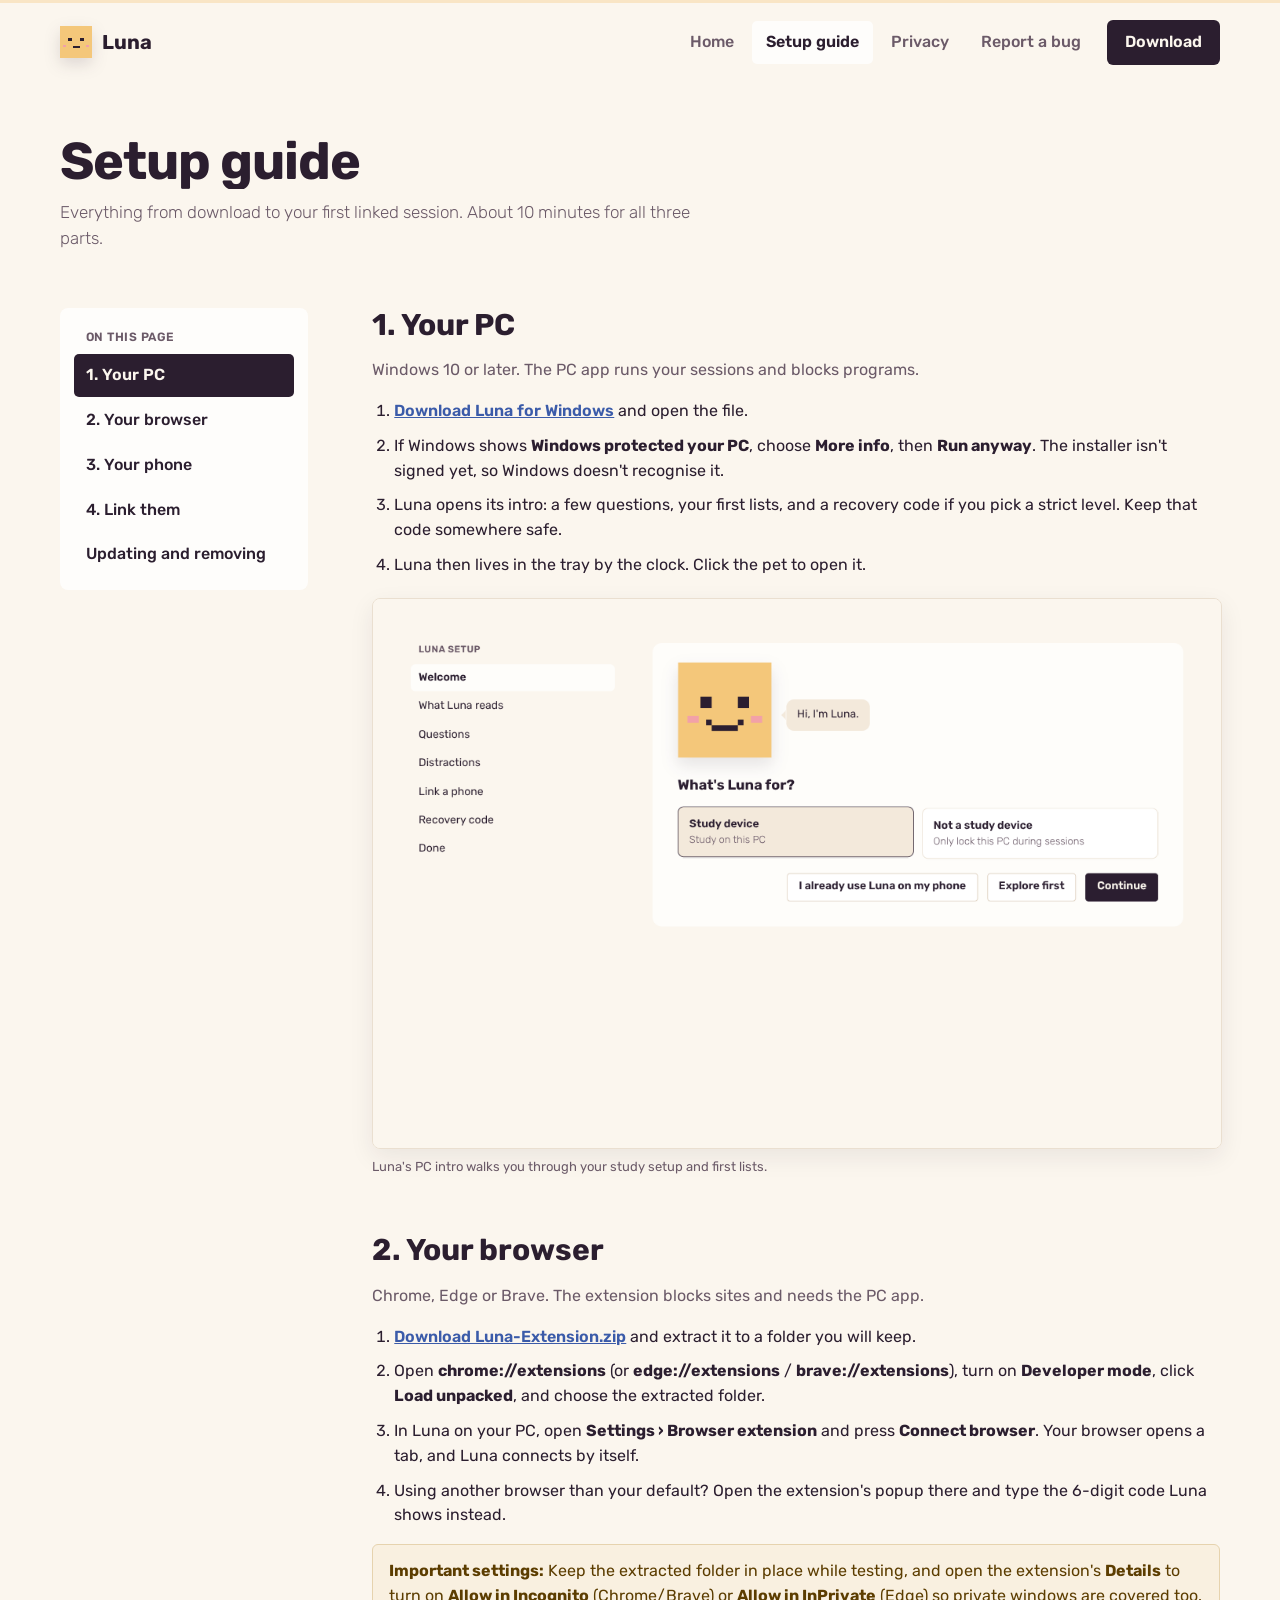
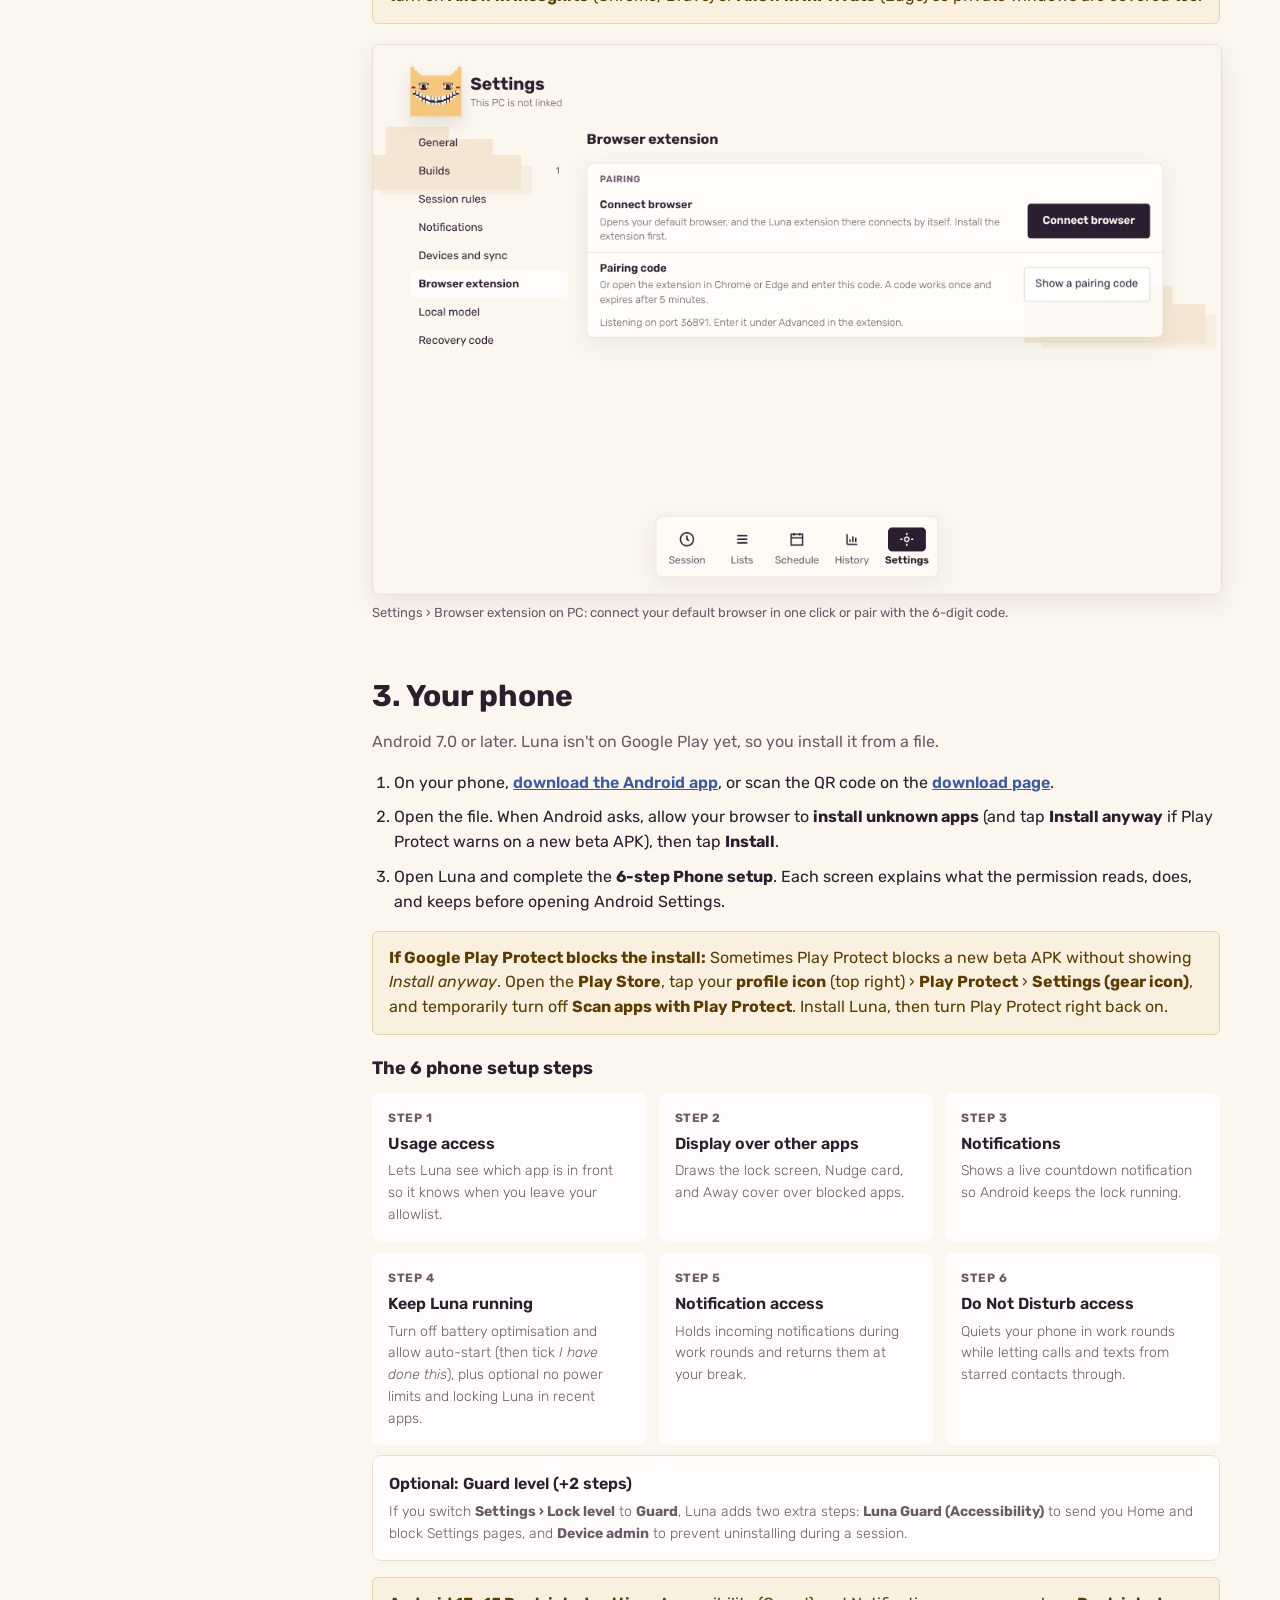
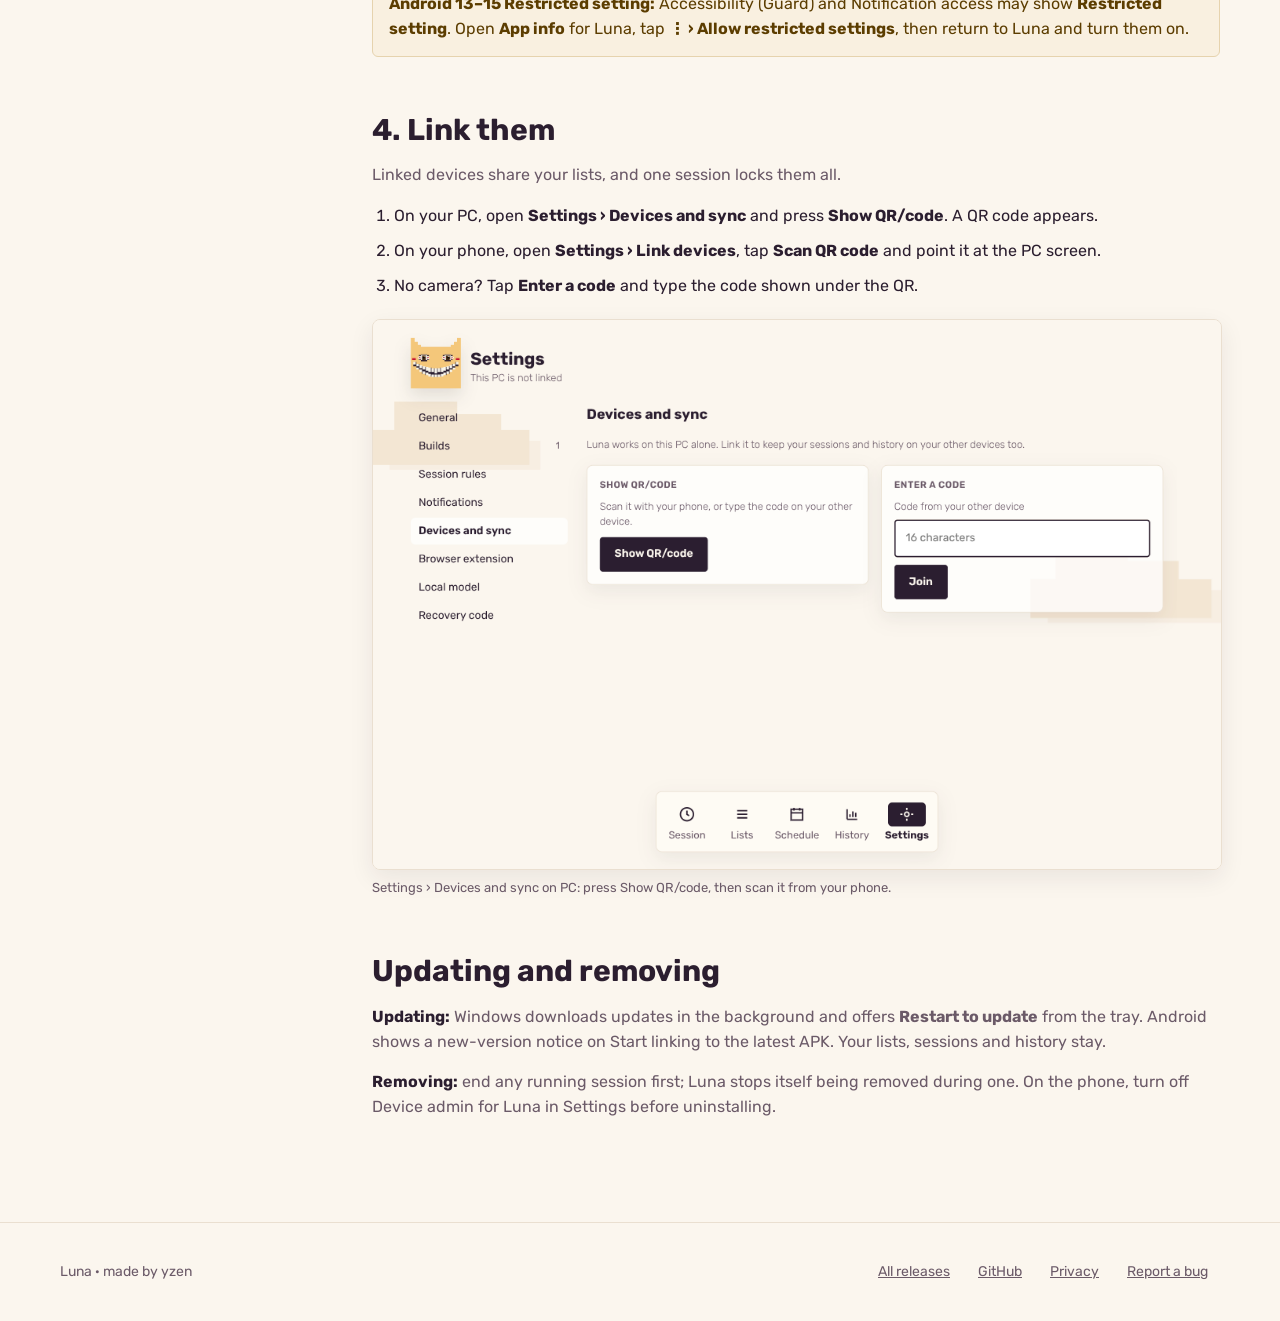
<file: docs/install.html>
<!doctype html>
<html lang="en">
<head>
<meta charset="utf-8">
<meta name="viewport" content="width=device-width, initial-scale=1">
<meta name="color-scheme" content="light">
<title>Luna setup guide</title>
<link rel="preconnect" href="https://fonts.googleapis.com">
<link href="https://fonts.googleapis.com/css2?family=Rubik:wght@300;400;500;600;700&amp;display=swap" rel="stylesheet">
<link rel="stylesheet" href="site.css">
</head>
<body>
<div class="lp" style="width: 100%; background: var(--bg); color: var(--ink); font-family: 'Rubik', system-ui, sans-serif; font-size: 16px; line-height: 1.55; overflow: hidden">

  <header style="max-width: 1160px; margin: 0 auto; padding: 20px clamp(16px, 4vw, 48px); display: flex; flex-wrap: wrap; align-items: center; justify-content: space-between; gap: 16px">
    <a href="index.html" style="display: flex; align-items: center; gap: 10px; color: var(--ink); text-decoration: none; font-weight: 700; font-size: 20px">
      <span class="pet-bob" aria-hidden="true" style="position: relative; width: 32px; height: 32px; background: var(--accent); display: block"><i class="eye" style="position: absolute; background: var(--face); left: 26%; top: 36%; width: 12%; height: 12%"></i><i class="eye" style="position: absolute; background: var(--face); left: 62%; top: 36%; width: 12%; height: 12%"></i><i style="position: absolute; background: var(--cheek); left: 8%; top: 58%; width: 12%; height: 7%"></i><i style="position: absolute; background: var(--cheek); left: 80%; top: 58%; width: 12%; height: 7%"></i><i style="position: absolute; background: var(--face); left: 40%; top: 64%; width: 22%; height: 6%"></i></span>
      Luna
    </a>
    <nav aria-label="Main" style="display: flex; flex-wrap: wrap; align-items: center; gap: 4px">
      <a href="index.html" style="padding: 9px 14px; color: var(--mute); text-decoration: none; font-weight: 500">Home</a>
      <a href="install.html" aria-current="page" style="padding: 9px 14px; color: var(--ink); text-decoration: none; font-weight: 600; background: var(--glass); border-radius: var(--r-tile)">Setup guide</a>
      <a href="privacy.html" style="padding: 9px 14px; color: var(--mute); text-decoration: none; font-weight: 500">Privacy</a>
      <a href="report.html" style="padding: 9px 14px; color: var(--mute); text-decoration: none; font-weight: 500">Report a bug</a>
      <a href="index.html#download" style="margin-left: 8px; padding: 10px 18px; background: var(--pri); color: var(--onp); text-decoration: none; font-weight: 600; border-radius: var(--r-btn)">Download</a>
    </nav>
  </header>

  <div class="stagger" style="max-width: 1160px; margin: 0 auto; padding: clamp(24px, 4vw, 48px) clamp(16px, 4vw, 48px) 0; display: flex; flex-direction: column; gap: 10px">
    <h1 style="margin: 0; font-size: clamp(36px, 5vw, 52px); line-height: 1.08; font-weight: 700; letter-spacing: -0.02em">Setup guide</h1>
    <p style="margin: 0; font-size: 17px; font-weight: 300; color: var(--mute); max-width: 640px">Everything from download to your first linked session. About 10 minutes for all three parts.</p>
  </div>

  <div style="max-width: 1160px; margin: 0 auto; padding: clamp(32px, 5vw, 56px) clamp(16px, 4vw, 48px) clamp(56px, 8vw, 104px); display: flex; flex-wrap: wrap; gap: clamp(32px, 5vw, 64px); align-items: flex-start">

    <nav aria-label="On this page" class="glass side-nav" style="flex: 1 1 220px; display: flex; flex-direction: column; gap: 2px; padding: 14px; border-radius: var(--r-card)">
      <span style="padding: 6px 12px; font-size: 12px; font-weight: 600; color: var(--mute); text-transform: uppercase; letter-spacing: .04em">On this page</span>
      <a href="#pc" style="padding: 9px 12px; color: var(--onp); text-decoration: none; font-weight: 600; background: var(--pri); border-radius: var(--r-tile)">1. Your PC</a>
      <a href="#browser" style="padding: 9px 12px; color: var(--ink); text-decoration: none; font-weight: 500">2. Your browser</a>
      <a href="#phone" style="padding: 9px 12px; color: var(--ink); text-decoration: none; font-weight: 500">3. Your phone</a>
      <a href="#link" style="padding: 9px 12px; color: var(--ink); text-decoration: none; font-weight: 500">4. Link them</a>
      <a href="#update" style="padding: 9px 12px; color: var(--ink); text-decoration: none; font-weight: 500">Updating and removing</a>
    </nav>

    <main class="reveal" style="flex: 999 1 560px; min-width: 0; display: flex; flex-direction: column; gap: 56px">

      <section id="pc" style="display: flex; flex-direction: column; gap: 16px">
        <h2 style="margin: 0; font-size: 30px; line-height: 1.15; font-weight: 700">1. Your PC</h2>
        <p style="margin: 0; color: var(--mute)">Windows 10 or later. The PC app runs your sessions and blocks programs.</p>
        <ol style="margin: 0; padding-left: 22px; display: flex; flex-direction: column; gap: 10px">
          <li><a href="thanks.html" style="color: var(--link); font-weight: 600">Download Luna for Windows</a> and open the file.</li>
          <li>If Windows shows <b>Windows protected your PC</b>, choose <b>More info</b>, then <b>Run anyway</b>. The installer isn't signed yet, so Windows doesn't recognise it.</li>
          <li>Luna opens its intro: a few questions, your first lists, and a recovery code if you pick a strict level. Keep that code somewhere safe.</li>
          <li>Luna then lives in the tray by the clock. Click the pet to open it.</li>
        </ol>
        <figure style="margin: 4px 0 0; display: flex; flex-direction: column; gap: 8px">
          <img src="shot-pc-intro.png" alt="Luna PC app first-run intro screen" loading="lazy" style="width: 100%; height: auto; display: block; border-radius: var(--r-card); border: 1px solid var(--line); box-shadow: var(--sh-dock)">
          <figcaption style="font-size: 13px; color: var(--mute)">Luna's PC intro walks you through your study setup and first lists.</figcaption>
        </figure>
      </section>

      <section id="browser" style="display: flex; flex-direction: column; gap: 16px">
        <h2 style="margin: 0; font-size: 30px; line-height: 1.15; font-weight: 700">2. Your browser</h2>
        <p style="margin: 0; color: var(--mute)">Chrome, Edge or Brave. The extension blocks sites and needs the PC app.</p>
        <ol style="margin: 0; padding-left: 22px; display: flex; flex-direction: column; gap: 10px">
          <li><a href="https://github.com/Yzennnx/luna-releases/releases/latest/download/Luna-Extension.zip" style="color: var(--link); font-weight: 600">Download Luna-Extension.zip</a> and extract it to a folder you will keep.</li>
          <li>Open <b>chrome://extensions</b> (or <b>edge://extensions</b> / <b>brave://extensions</b>), turn on <b>Developer mode</b>, click <b>Load unpacked</b>, and choose the extracted folder.</li>
          <li>In Luna on your PC, open <b>Settings › Browser extension</b> and press <b>Connect browser</b>. Your browser opens a tab, and Luna connects by itself.</li>
          <li>Using another browser than your default? Open the extension's popup there and type the 6-digit code Luna shows instead.</li>
        </ol>
        <p class="note" style="margin: 0; padding: 14px 16px"><b>Important settings:</b> Keep the extracted folder in place while testing, and open the extension's <b>Details</b> to turn on <b>Allow in Incognito</b> (Chrome/Brave) or <b>Allow in InPrivate</b> (Edge) so private windows are covered too.</p>
        <figure style="margin: 4px 0 0; display: flex; flex-direction: column; gap: 8px">
          <img src="shot-pc-extension.png" alt="Luna PC Settings › Browser extension screen with Connect browser button" loading="lazy" style="width: 100%; height: auto; display: block; border-radius: var(--r-card); border: 1px solid var(--line); box-shadow: var(--sh-dock)">
          <figcaption style="font-size: 13px; color: var(--mute)">Settings › Browser extension on PC: connect your default browser in one click or pair with the 6-digit code.</figcaption>
        </figure>
      </section>

      <section id="phone" style="display: flex; flex-direction: column; gap: 16px">
        <h2 style="margin: 0; font-size: 30px; line-height: 1.15; font-weight: 700">3. Your phone</h2>
        <p style="margin: 0; color: var(--mute)">Android 7.0 or later. Luna isn't on Google Play yet, so you install it from a file.</p>
        <ol style="margin: 0; padding-left: 22px; display: flex; flex-direction: column; gap: 10px">
          <li>On your phone, <a href="https://github.com/Yzennnx/luna-releases/releases/latest/download/Luna.apk" style="color: var(--link); font-weight: 600">download the Android app</a>, or scan the QR code on the <a href="index.html#phone" style="color: var(--link); font-weight: 600">download page</a>.</li>
          <li>Open the file. When Android asks, allow your browser to <b>install unknown apps</b> (and tap <b>Install anyway</b> if Play Protect warns on a new beta APK), then tap <b>Install</b>.</li>
          <li>Open Luna and complete the <b>6-step Phone setup</b>. Each screen explains what the permission reads, does, and keeps before opening Android Settings.</li>
        </ol>
        <p class="note" style="margin: 0; padding: 14px 16px"><b>If Google Play Protect blocks the install:</b> Sometimes Play Protect blocks a new beta APK without showing <i>Install anyway</i>. Open the <b>Play Store</b>, tap your <b>profile icon</b> (top right) › <b>Play Protect</b> › <b>Settings (gear icon)</b>, and temporarily turn off <b>Scan apps with Play Protect</b>. Install Luna, then turn Play Protect right back on.</p>

        <div style="display: flex; flex-direction: column; gap: 10px">
          <h3 style="margin: 4px 0 0; font-size: 18px; font-weight: 700">The 6 phone setup steps</h3>
          <div style="display: grid; grid-template-columns: repeat(auto-fit, minmax(240px, 1fr)); gap: 12px">
            <div class="glass glass-card" style="padding: 16px; border-radius: var(--r-card); display: flex; flex-direction: column; gap: 4px">
              <span style="font-size: 12px; font-weight: 700; color: var(--mute); text-transform: uppercase; letter-spacing: .04em">Step 1</span>
              <b style="font-weight: 600">Usage access</b>
              <span style="color: var(--mute); font-weight: 300; font-size: 14px">Lets Luna see which app is in front so it knows when you leave your allowlist.</span>
            </div>
            <div class="glass glass-card" style="padding: 16px; border-radius: var(--r-card); display: flex; flex-direction: column; gap: 4px">
              <span style="font-size: 12px; font-weight: 700; color: var(--mute); text-transform: uppercase; letter-spacing: .04em">Step 2</span>
              <b style="font-weight: 600">Display over other apps</b>
              <span style="color: var(--mute); font-weight: 300; font-size: 14px">Draws the lock screen, Nudge card, and Away cover over blocked apps.</span>
            </div>
            <div class="glass glass-card" style="padding: 16px; border-radius: var(--r-card); display: flex; flex-direction: column; gap: 4px">
              <span style="font-size: 12px; font-weight: 700; color: var(--mute); text-transform: uppercase; letter-spacing: .04em">Step 3</span>
              <b style="font-weight: 600">Notifications</b>
              <span style="color: var(--mute); font-weight: 300; font-size: 14px">Shows a live countdown notification so Android keeps the lock running.</span>
            </div>
            <div class="glass glass-card" style="padding: 16px; border-radius: var(--r-card); display: flex; flex-direction: column; gap: 4px">
              <span style="font-size: 12px; font-weight: 700; color: var(--mute); text-transform: uppercase; letter-spacing: .04em">Step 4</span>
              <b style="font-weight: 600">Keep Luna running</b>
              <span style="color: var(--mute); font-weight: 300; font-size: 14px">Turn off battery optimisation and allow auto-start (then tick <i>I have done this</i>), plus optional no power limits and locking Luna in recent apps.</span>
            </div>
            <div class="glass glass-card" style="padding: 16px; border-radius: var(--r-card); display: flex; flex-direction: column; gap: 4px">
              <span style="font-size: 12px; font-weight: 700; color: var(--mute); text-transform: uppercase; letter-spacing: .04em">Step 5</span>
              <b style="font-weight: 600">Notification access</b>
              <span style="color: var(--mute); font-weight: 300; font-size: 14px">Holds incoming notifications during work rounds and returns them at your break.</span>
            </div>
            <div class="glass glass-card" style="padding: 16px; border-radius: var(--r-card); display: flex; flex-direction: column; gap: 4px">
              <span style="font-size: 12px; font-weight: 700; color: var(--mute); text-transform: uppercase; letter-spacing: .04em">Step 6</span>
              <b style="font-weight: 600">Do Not Disturb access</b>
              <span style="color: var(--mute); font-weight: 300; font-size: 14px">Quiets your phone in work rounds while letting calls and texts from starred contacts through.</span>
            </div>
          </div>
          <div class="glass glass-card" style="padding: 16px; border-radius: var(--r-card); display: flex; flex-direction: column; gap: 4px; border: 1px solid var(--line)">
            <b style="font-weight: 600">Optional: Guard level (+2 steps)</b>
            <span style="color: var(--mute); font-weight: 300; font-size: 14px">If you switch <b>Settings › Lock level</b> to <b>Guard</b>, Luna adds two extra steps: <b>Luna Guard (Accessibility)</b> to send you Home and block Settings pages, and <b>Device admin</b> to prevent uninstalling during a session.</span>
          </div>
        </div>

        <p class="note" style="margin: 0; padding: 14px 16px"><b>Android 13–15 Restricted setting:</b> Accessibility (Guard) and Notification access may show <b>Restricted setting</b>. Open <b>App info</b> for Luna, tap <b>⋮ › Allow restricted settings</b>, then return to Luna and turn them on.</p>
      </section>

      <section id="link" style="display: flex; flex-direction: column; gap: 16px">
        <h2 style="margin: 0; font-size: 30px; line-height: 1.15; font-weight: 700">4. Link them</h2>
        <p style="margin: 0; color: var(--mute)">Linked devices share your lists, and one session locks them all.</p>
        <ol style="margin: 0; padding-left: 22px; display: flex; flex-direction: column; gap: 10px">
          <li>On your PC, open <b>Settings › Devices and sync</b> and press <b>Show QR/code</b>. A QR code appears.</li>
          <li>On your phone, open <b>Settings › Link devices</b>, tap <b>Scan QR code</b> and point it at the PC screen.</li>
          <li>No camera? Tap <b>Enter a code</b> and type the code shown under the QR.</li>
        </ol>
        <figure style="margin: 4px 0 0; display: flex; flex-direction: column; gap: 8px">
          <img src="shot-pc-link.png" alt="Luna PC Settings › Devices and sync screen with Show QR/code and Enter a code" loading="lazy" style="width: 100%; height: auto; display: block; border-radius: var(--r-card); border: 1px solid var(--line); box-shadow: var(--sh-dock)">
          <figcaption style="font-size: 13px; color: var(--mute)">Settings › Devices and sync on PC: press Show QR/code, then scan it from your phone.</figcaption>
        </figure>
      </section>

      <section id="update" style="display: flex; flex-direction: column; gap: 16px">
        <h2 style="margin: 0; font-size: 30px; line-height: 1.15; font-weight: 700">Updating and removing</h2>
        <p style="margin: 0; color: var(--mute)"><b style="color: var(--ink)">Updating:</b> Windows downloads updates in the background and offers <b>Restart to update</b> from the tray. Android shows a new-version notice on Start linking to the latest APK. Your lists, sessions and history stay.</p>
        <p style="margin: 0; color: var(--mute)"><b style="color: var(--ink)">Removing:</b> end any running session first; Luna stops itself being removed during one. On the phone, turn off Device admin for Luna in Settings before uninstalling.</p>
      </section>
    </main>
  </div>

  <footer style="border-top: 1px solid var(--line)">
    <div style="max-width: 1160px; margin: 0 auto; padding: 28px clamp(16px, 4vw, 48px); display: flex; flex-wrap: wrap; align-items: center; justify-content: space-between; gap: 16px; font-size: 14px; color: var(--mute)">
      <span>Luna · made by yzen</span>
      <nav aria-label="Footer" style="display: flex; flex-wrap: wrap; gap: 4px">
        <a href="https://github.com/Yzennnx/luna-releases/releases" style="padding: 10px 12px; color: var(--mute)">All releases</a>
        <a href="https://github.com/Yzennnx/luna-releases/releases" style="padding: 10px 12px; color: var(--mute)">GitHub</a>
        <a href="privacy.html" style="padding: 10px 12px; color: var(--mute)">Privacy</a>
        <a href="report.html" style="padding: 10px 12px; color: var(--mute)">Report a bug</a>
      </nav>
    </div>
  </footer>
</div>
<script type="module" src="site.js"></script>
</body>
</html>
</file>
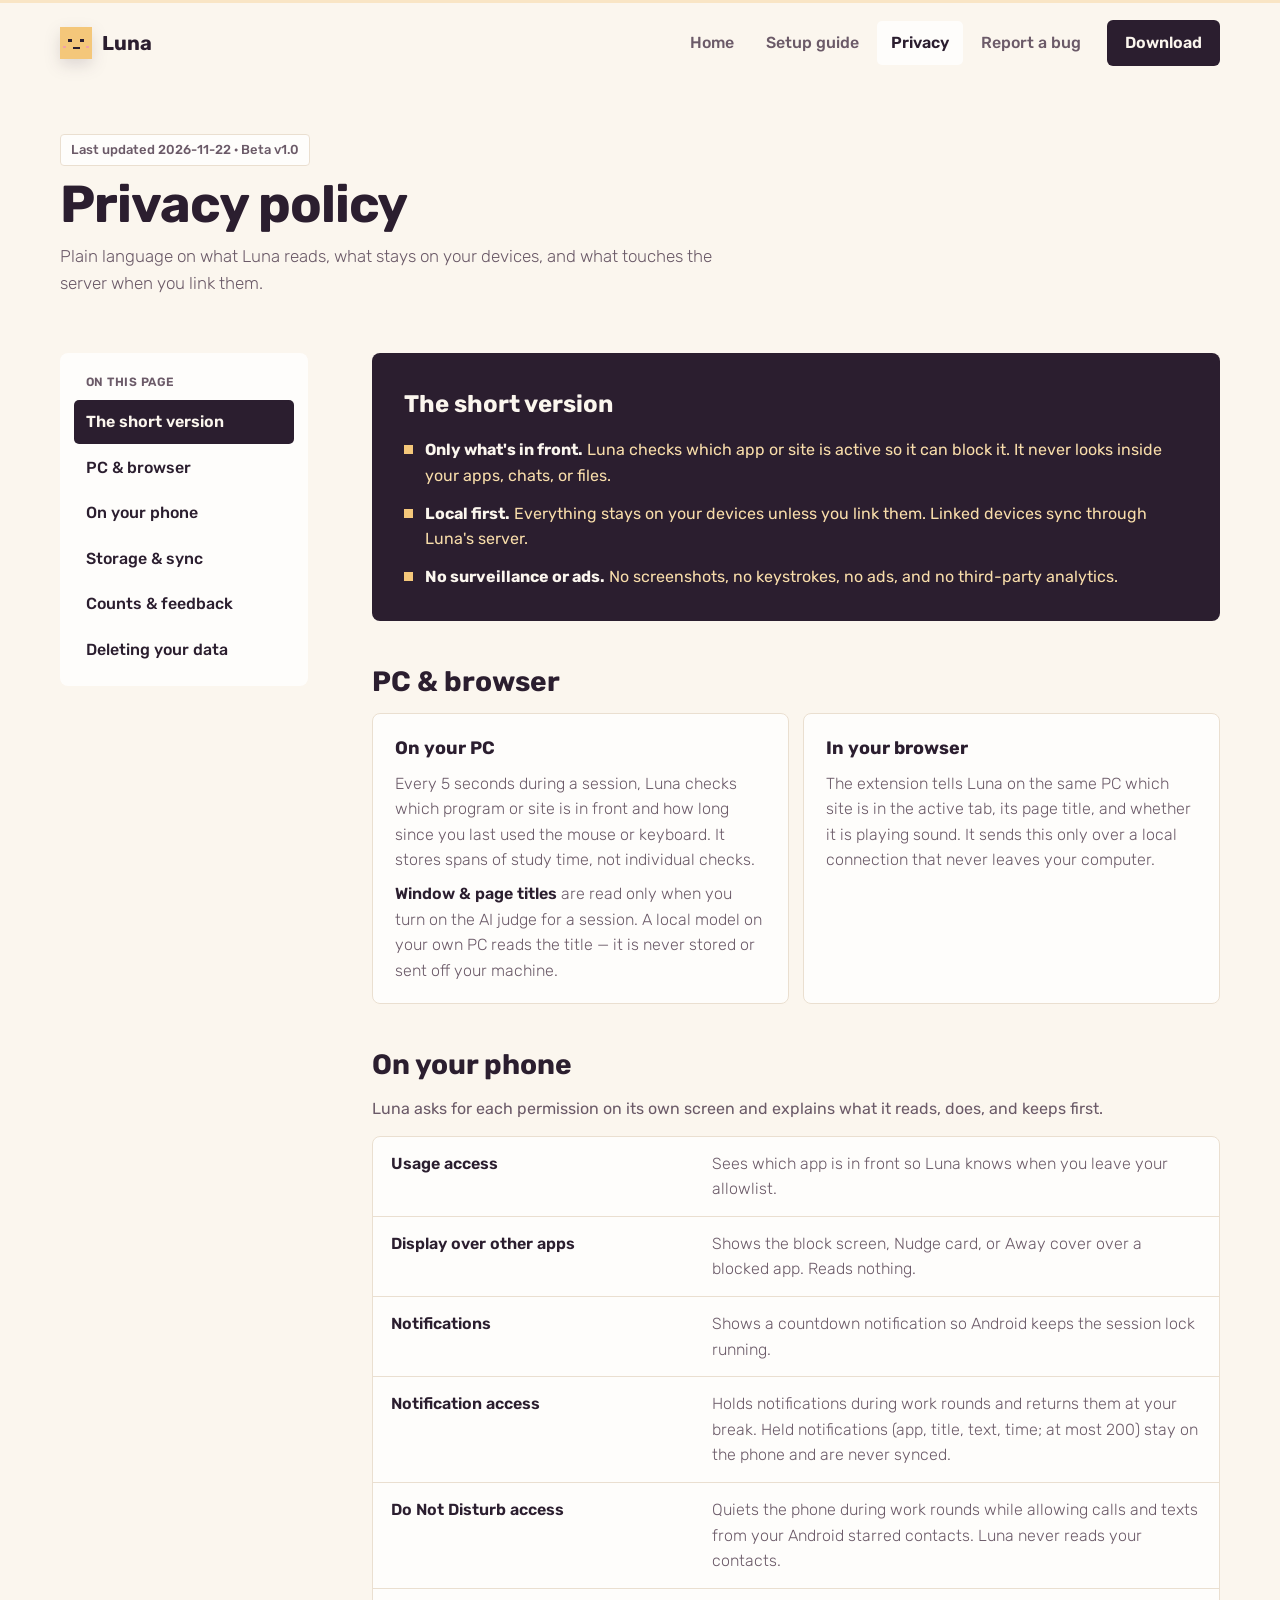
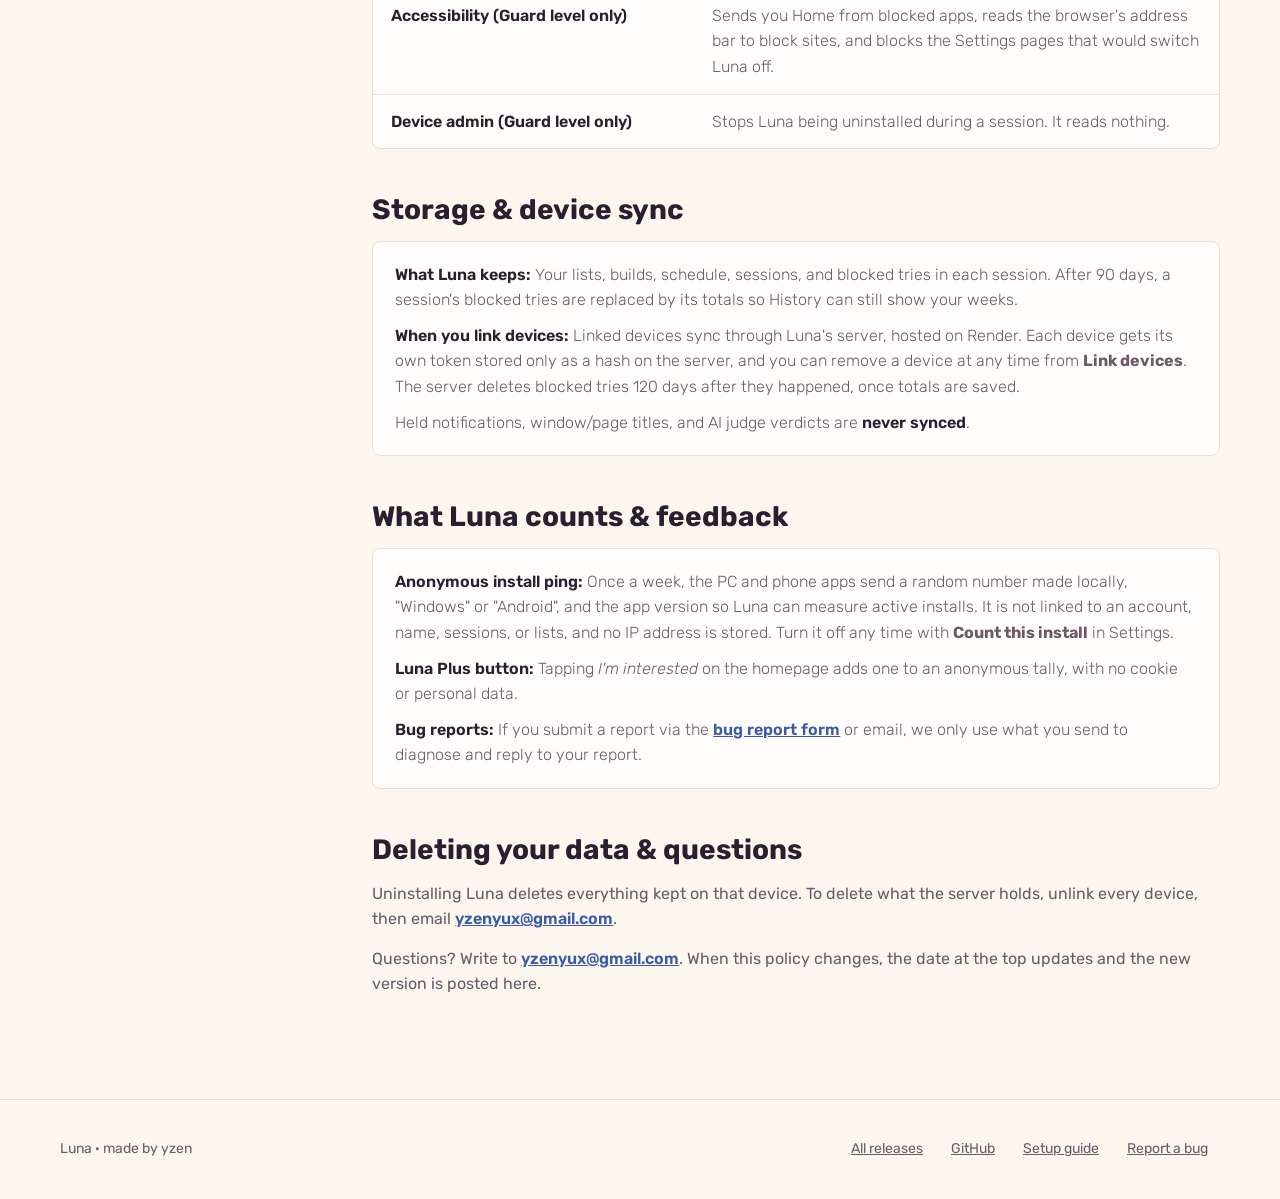
<file: docs/privacy.html>
<!doctype html>
<html lang="en">
<head>
<meta charset="utf-8">
<meta name="viewport" content="width=device-width, initial-scale=1">
<meta name="color-scheme" content="light">
<title>Luna privacy policy</title>
<link rel="preconnect" href="https://fonts.googleapis.com">
<link href="https://fonts.googleapis.com/css2?family=Rubik:wght@300;400;500;600;700&amp;display=swap" rel="stylesheet">
<link rel="stylesheet" href="site.css">
</head>
<body>
<div class="lp" style="width: 100%; background: var(--bg); color: var(--ink); font-family: 'Rubik', system-ui, sans-serif; font-size: 16px; line-height: 1.6; overflow: hidden">

  <header style="max-width: 1160px; margin: 0 auto; padding: 20px clamp(16px, 4vw, 48px); display: flex; flex-wrap: wrap; align-items: center; justify-content: space-between; gap: 16px">
    <a href="index.html" style="display: flex; align-items: center; gap: 10px; color: var(--ink); text-decoration: none; font-weight: 700; font-size: 20px">
      <span class="pet-bob" aria-hidden="true" style="position: relative; width: 32px; height: 32px; background: var(--accent); display: block"><i class="eye" style="position: absolute; background: var(--face); left: 26%; top: 36%; width: 12%; height: 12%"></i><i class="eye" style="position: absolute; background: var(--face); left: 62%; top: 36%; width: 12%; height: 12%"></i><i style="position: absolute; background: var(--cheek); left: 8%; top: 58%; width: 12%; height: 7%"></i><i style="position: absolute; background: var(--cheek); left: 80%; top: 58%; width: 12%; height: 7%"></i><i style="position: absolute; background: var(--face); left: 40%; top: 64%; width: 22%; height: 6%"></i></span>
      Luna
    </a>
    <nav aria-label="Main" style="display: flex; flex-wrap: wrap; align-items: center; gap: 4px">
      <a href="index.html" style="padding: 9px 14px; color: var(--mute); text-decoration: none; font-weight: 500">Home</a>
      <a href="install.html" style="padding: 9px 14px; color: var(--mute); text-decoration: none; font-weight: 500">Setup guide</a>
      <a href="privacy.html" aria-current="page" style="padding: 9px 14px; color: var(--ink); text-decoration: none; font-weight: 600; background: var(--glass); border-radius: var(--r-tile)">Privacy</a>
      <a href="report.html" style="padding: 9px 14px; color: var(--mute); text-decoration: none; font-weight: 500">Report a bug</a>
      <a href="index.html#download" style="margin-left: 8px; padding: 10px 18px; background: var(--pri); color: var(--onp); text-decoration: none; font-weight: 600; border-radius: var(--r-btn)">Download</a>
    </nav>
  </header>

  <div class="stagger" style="max-width: 1160px; margin: 0 auto; padding: clamp(24px, 4vw, 48px) clamp(16px, 4vw, 48px) 0; display: flex; flex-direction: column; gap: 10px">
    <span style="align-self: flex-start; padding: 5px 10px; background: var(--glass); border: 1px solid var(--line); border-radius: var(--r-ctrl); font-size: 13px; font-weight: 500; color: var(--mute)">Last updated 2026-11-22 · Beta v1.0</span>
    <h1 style="margin: 0; font-size: clamp(36px, 5vw, 52px); line-height: 1.08; font-weight: 700; letter-spacing: -0.02em">Privacy policy</h1>
    <p style="margin: 0; font-size: 17px; font-weight: 300; color: var(--mute); max-width: 660px">Plain language on what Luna reads, what stays on your devices, and what touches the server when you link them.</p>
  </div>

  <div style="max-width: 1160px; margin: 0 auto; padding: clamp(32px, 5vw, 56px) clamp(16px, 4vw, 48px) clamp(56px, 8vw, 104px); display: flex; flex-wrap: wrap; gap: clamp(32px, 5vw, 64px); align-items: flex-start">

    <nav aria-label="On this page" class="glass side-nav" style="flex: 1 1 220px; display: flex; flex-direction: column; gap: 2px; padding: 14px; border-radius: var(--r-card)">
      <span style="padding: 6px 12px; font-size: 12px; font-weight: 600; color: var(--mute); text-transform: uppercase; letter-spacing: .04em">On this page</span>
      <a href="#short" style="padding: 9px 12px; color: var(--onp); text-decoration: none; font-weight: 600; background: var(--pri); border-radius: var(--r-tile)">The short version</a>
      <a href="#pc-browser" style="padding: 9px 12px; color: var(--ink); text-decoration: none; font-weight: 500">PC &amp; browser</a>
      <a href="#phone-perms" style="padding: 9px 12px; color: var(--ink); text-decoration: none; font-weight: 500">On your phone</a>
      <a href="#storage" style="padding: 9px 12px; color: var(--ink); text-decoration: none; font-weight: 500">Storage &amp; sync</a>
      <a href="#counts" style="padding: 9px 12px; color: var(--ink); text-decoration: none; font-weight: 500">Counts &amp; feedback</a>
      <a href="#delete" style="padding: 9px 12px; color: var(--ink); text-decoration: none; font-weight: 500">Deleting your data</a>
    </nav>

    <main class="reveal" style="flex: 999 1 560px; min-width: 0; display: flex; flex-direction: column; gap: 44px">

      <section id="short" style="background: var(--pri); color: var(--onp); border-radius: var(--r-card); padding: clamp(22px, 4vw, 32px); display: flex; flex-direction: column; gap: 14px">
        <h2 style="margin: 0; font-size: 24px; font-weight: 700">The short version</h2>
        <ul style="margin: 0; padding: 0; list-style: none; display: flex; flex-direction: column; gap: 12px">
          <li style="display: flex; gap: 12px"><span aria-hidden="true" style="flex: none; width: 9px; height: 9px; margin-top: 8px; background: var(--accent)"></span><span><b>Only what's in front.</b> <span style="color: var(--pmute)">Luna checks which app or site is active so it can block it. It never looks inside your apps, chats, or files.</span></span></li>
          <li style="display: flex; gap: 12px"><span aria-hidden="true" style="flex: none; width: 9px; height: 9px; margin-top: 8px; background: var(--accent)"></span><span><b>Local first.</b> <span style="color: var(--pmute)">Everything stays on your devices unless you link them. Linked devices sync through Luna's server.</span></span></li>
          <li style="display: flex; gap: 12px"><span aria-hidden="true" style="flex: none; width: 9px; height: 9px; margin-top: 8px; background: var(--accent)"></span><span><b>No surveillance or ads.</b> <span style="color: var(--pmute)">No screenshots, no keystrokes, no ads, and no third-party analytics.</span></span></li>
        </ul>
      </section>

      <section id="pc-browser" style="display: flex; flex-direction: column; gap: 14px">
        <h2 style="margin: 0; font-size: 28px; line-height: 1.2; font-weight: 700">PC &amp; browser</h2>
        <div style="display: grid; grid-template-columns: repeat(auto-fit, minmax(260px, 1fr)); gap: 14px">
          <article class="glass glass-card" style="padding: 20px 22px; border: 1px solid var(--line); border-radius: var(--r-card); display: flex; flex-direction: column; gap: 8px">
            <h3 style="margin: 0; font-size: 18px; font-weight: 700">On your PC</h3>
            <p style="margin: 0; color: var(--mute); font-weight: 300">Every 5 seconds during a session, Luna checks which program or site is in front and how long since you last used the mouse or keyboard. It stores spans of study time, not individual checks.</p>
            <p style="margin: 0; color: var(--mute); font-weight: 300"><b style="color: var(--ink); font-weight: 600">Window &amp; page titles</b> are read only when you turn on the AI judge for a session. A local model on your own PC reads the title — it is never stored or sent off your machine.</p>
          </article>
          <article class="glass glass-card" style="padding: 20px 22px; border: 1px solid var(--line); border-radius: var(--r-card); display: flex; flex-direction: column; gap: 8px">
            <h3 style="margin: 0; font-size: 18px; font-weight: 700">In your browser</h3>
            <p style="margin: 0; color: var(--mute); font-weight: 300">The extension tells Luna on the same PC which site is in the active tab, its page title, and whether it is playing sound. It sends this only over a local connection that never leaves your computer.</p>
          </article>
        </div>
      </section>

      <section id="phone-perms" style="display: flex; flex-direction: column; gap: 14px">
        <h2 style="margin: 0; font-size: 28px; line-height: 1.2; font-weight: 700">On your phone</h2>
        <p style="margin: 0; color: var(--mute)">Luna asks for each permission on its own screen and explains what it reads, does, and keeps first.</p>
        <div class="glass" style="display: flex; flex-direction: column; border: 1px solid var(--line); border-radius: var(--r-card); overflow: hidden">
          <div style="display: flex; flex-wrap: wrap; gap: 4px 16px; padding: 14px 18px; border-bottom: 1px solid var(--line)"><b style="flex: 1 1 200px; font-weight: 600">Usage access</b><span style="flex: 2 1 280px; color: var(--mute); font-weight: 300">Sees which app is in front so Luna knows when you leave your allowlist.</span></div>
          <div style="display: flex; flex-wrap: wrap; gap: 4px 16px; padding: 14px 18px; border-bottom: 1px solid var(--line)"><b style="flex: 1 1 200px; font-weight: 600">Display over other apps</b><span style="flex: 2 1 280px; color: var(--mute); font-weight: 300">Shows the block screen, Nudge card, or Away cover over a blocked app. Reads nothing.</span></div>
          <div style="display: flex; flex-wrap: wrap; gap: 4px 16px; padding: 14px 18px; border-bottom: 1px solid var(--line)"><b style="flex: 1 1 200px; font-weight: 600">Notifications</b><span style="flex: 2 1 280px; color: var(--mute); font-weight: 300">Shows a countdown notification so Android keeps the session lock running.</span></div>
          <div style="display: flex; flex-wrap: wrap; gap: 4px 16px; padding: 14px 18px; border-bottom: 1px solid var(--line)"><b style="flex: 1 1 200px; font-weight: 600">Notification access</b><span style="flex: 2 1 280px; color: var(--mute); font-weight: 300">Holds notifications during work rounds and returns them at your break. Held notifications (app, title, text, time; at most 200) stay on the phone and are never synced.</span></div>
          <div style="display: flex; flex-wrap: wrap; gap: 4px 16px; padding: 14px 18px; border-bottom: 1px solid var(--line)"><b style="flex: 1 1 200px; font-weight: 600">Do Not Disturb access</b><span style="flex: 2 1 280px; color: var(--mute); font-weight: 300">Quiets the phone during work rounds while allowing calls and texts from your Android starred contacts. Luna never reads your contacts.</span></div>
          <div style="display: flex; flex-wrap: wrap; gap: 4px 16px; padding: 14px 18px; border-bottom: 1px solid var(--line)"><b style="flex: 1 1 200px; font-weight: 600">Accessibility (Guard level only)</b><span style="flex: 2 1 280px; color: var(--mute); font-weight: 300">Sends you Home from blocked apps, reads the browser's address bar to block sites, and blocks the Settings pages that would switch Luna off.</span></div>
          <div style="display: flex; flex-wrap: wrap; gap: 4px 16px; padding: 14px 18px"><b style="flex: 1 1 200px; font-weight: 600">Device admin (Guard level only)</b><span style="flex: 2 1 280px; color: var(--mute); font-weight: 300">Stops Luna being uninstalled during a session. It reads nothing.</span></div>
        </div>
      </section>

      <section id="storage" style="display: flex; flex-direction: column; gap: 14px">
        <h2 style="margin: 0; font-size: 28px; line-height: 1.2; font-weight: 700">Storage &amp; device sync</h2>
        <article class="glass glass-card" style="padding: 20px 22px; border: 1px solid var(--line); border-radius: var(--r-card); display: flex; flex-direction: column; gap: 10px">
          <p style="margin: 0; color: var(--mute); font-weight: 300"><b style="color: var(--ink); font-weight: 600">What Luna keeps:</b> Your lists, builds, schedule, sessions, and blocked tries in each session. After 90 days, a session's blocked tries are replaced by its totals so History can still show your weeks.</p>
          <p style="margin: 0; color: var(--mute); font-weight: 300"><b style="color: var(--ink); font-weight: 600">When you link devices:</b> Linked devices sync through Luna's server, hosted on Render. Each device gets its own token stored only as a hash on the server, and you can remove a device at any time from <b>Link devices</b>. The server deletes blocked tries 120 days after they happened, once totals are saved.</p>
          <p style="margin: 0; color: var(--mute); font-weight: 300">Held notifications, window/page titles, and AI judge verdicts are <b style="color: var(--ink); font-weight: 600">never synced</b>.</p>
        </article>
      </section>

      <section id="counts" style="display: flex; flex-direction: column; gap: 14px">
        <h2 style="margin: 0; font-size: 28px; line-height: 1.2; font-weight: 700">What Luna counts &amp; feedback</h2>
        <article class="glass glass-card" style="padding: 20px 22px; border: 1px solid var(--line); border-radius: var(--r-card); display: flex; flex-direction: column; gap: 10px">
          <p style="margin: 0; color: var(--mute); font-weight: 300"><b style="color: var(--ink); font-weight: 600">Anonymous install ping:</b> Once a week, the PC and phone apps send a random number made locally, "Windows" or "Android", and the app version so Luna can measure active installs. It is not linked to an account, name, sessions, or lists, and no IP address is stored. Turn it off any time with <b>Count this install</b> in Settings.</p>
          <p style="margin: 0; color: var(--mute); font-weight: 300"><b style="color: var(--ink); font-weight: 600">Luna Plus button:</b> Tapping <i>I'm interested</i> on the homepage adds one to an anonymous tally, with no cookie or personal data.</p>
          <p style="margin: 0; color: var(--mute); font-weight: 300"><b style="color: var(--ink); font-weight: 600">Bug reports:</b> If you submit a report via the <a href="report.html" style="color: var(--link); font-weight: 600">bug report form</a> or email, we only use what you send to diagnose and reply to your report.</p>
        </article>
      </section>

      <section id="delete" style="display: flex; flex-direction: column; gap: 14px">
        <h2 style="margin: 0; font-size: 28px; line-height: 1.2; font-weight: 700">Deleting your data &amp; questions</h2>
        <p style="margin: 0; color: var(--mute)">Uninstalling Luna deletes everything kept on that device. To delete what the server holds, unlink every device, then email <a href="mailto:yzenyux@gmail.com" style="color: var(--link); font-weight: 600">yzenyux@gmail.com</a>.</p>
        <p style="margin: 0; color: var(--mute)">Questions? Write to <a href="mailto:yzenyux@gmail.com" style="color: var(--link); font-weight: 600">yzenyux@gmail.com</a>. When this policy changes, the date at the top updates and the new version is posted here.</p>
      </section>
    </main>
  </div>

  <footer style="border-top: 1px solid var(--line)">
    <div style="max-width: 1160px; margin: 0 auto; padding: 28px clamp(16px, 4vw, 48px); display: flex; flex-wrap: wrap; align-items: center; justify-content: space-between; gap: 16px; font-size: 14px; color: var(--mute)">
      <span>Luna · made by yzen</span>
      <nav aria-label="Footer" style="display: flex; flex-wrap: wrap; gap: 4px">
        <a href="https://github.com/Yzennnx/luna-releases/releases" style="padding: 10px 12px; color: var(--mute)">All releases</a>
        <a href="https://github.com/Yzennnx/luna-releases/releases" style="padding: 10px 12px; color: var(--mute)">GitHub</a>
        <a href="install.html" style="padding: 10px 12px; color: var(--mute)">Setup guide</a>
        <a href="report.html" style="padding: 10px 12px; color: var(--mute)">Report a bug</a>
      </nav>
    </div>
  </footer>
</div>
<script type="module" src="site.js"></script>
</body>
</html>
</file>
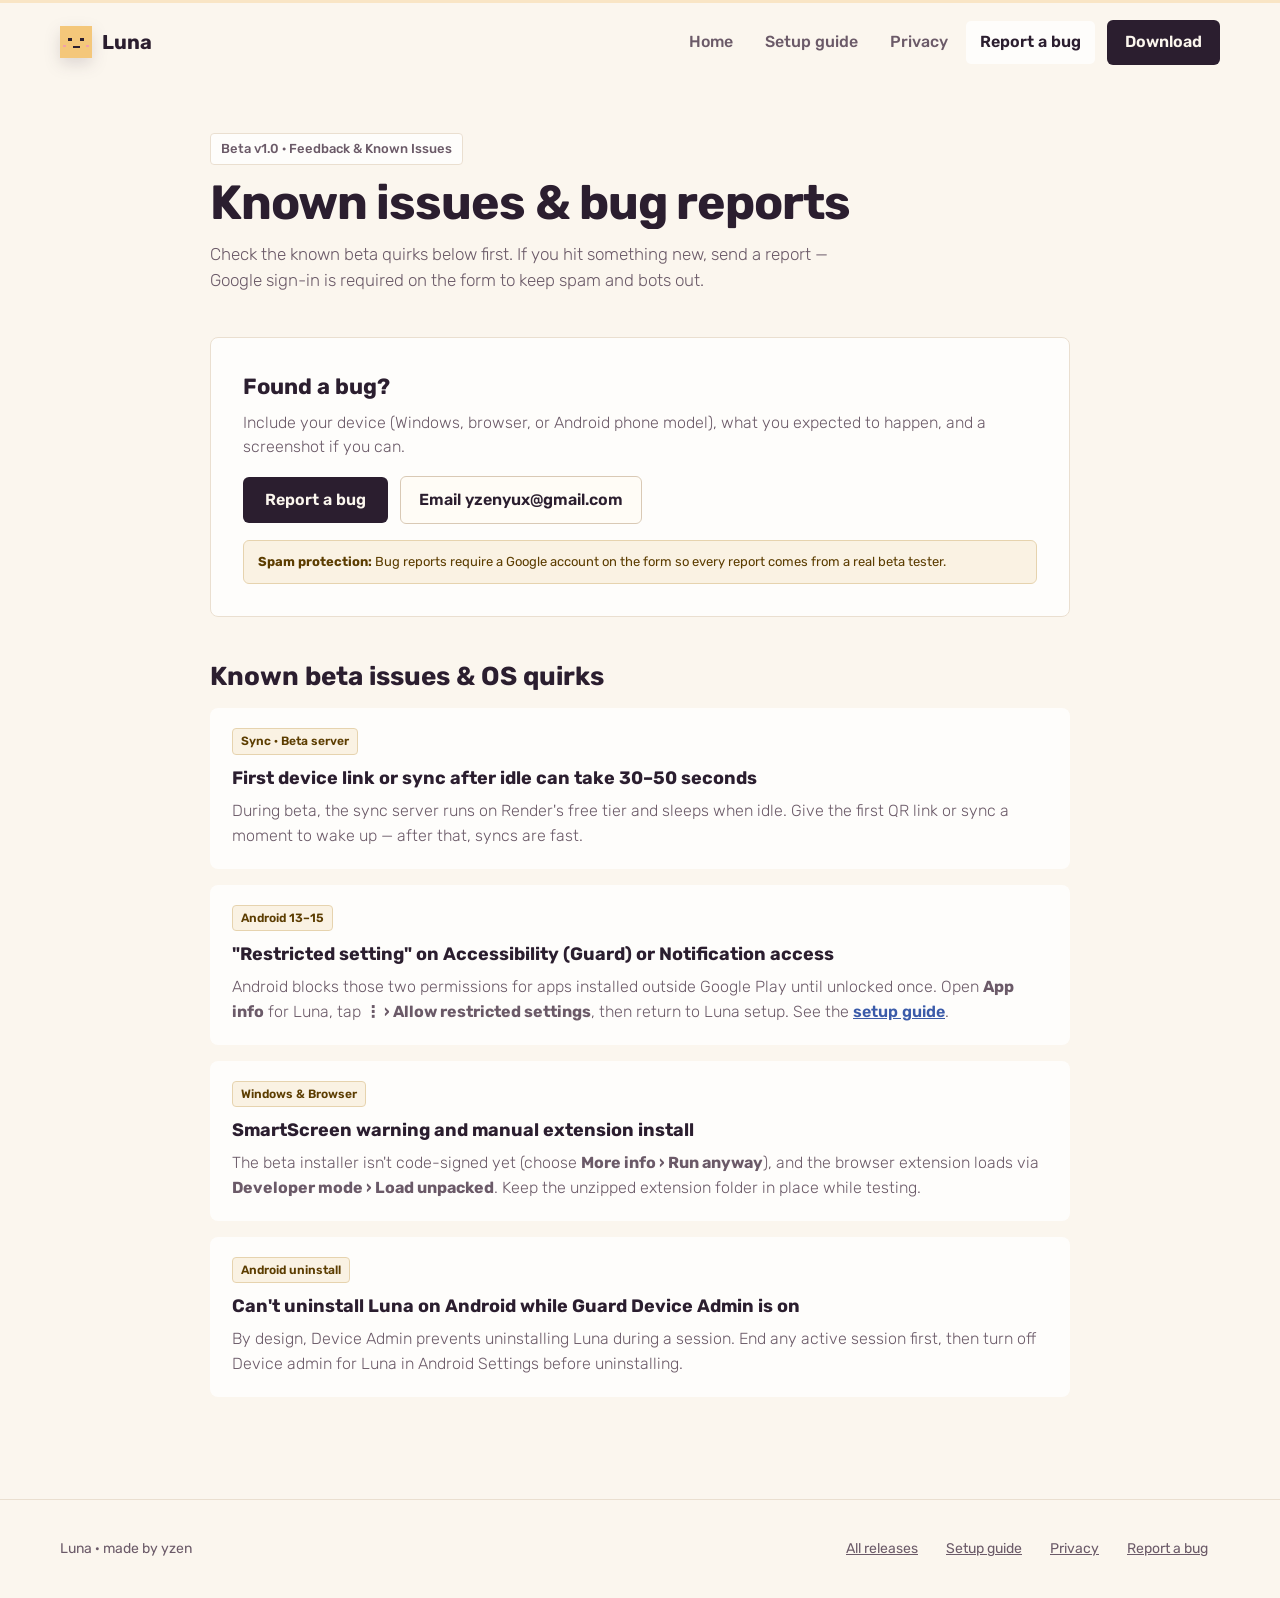
<file: docs/report.html>
<!doctype html>
<html lang="en">
<head>
<meta charset="utf-8">
<meta name="viewport" content="width=device-width, initial-scale=1">
<meta name="color-scheme" content="light">
<title>Luna: known issues &amp; bug reports</title>
<link rel="preconnect" href="https://fonts.googleapis.com">
<link href="https://fonts.googleapis.com/css2?family=Rubik:wght@300;400;500;600;700&amp;display=swap" rel="stylesheet">
<link rel="stylesheet" href="site.css">
</head>
<body>
<div class="lp" style="width: 100%; background: var(--bg); color: var(--ink); font-family: 'Rubik', system-ui, sans-serif; font-size: 16px; line-height: 1.55; overflow: hidden">

  <header style="max-width: 1160px; margin: 0 auto; padding: 20px clamp(16px, 4vw, 48px); display: flex; flex-wrap: wrap; align-items: center; justify-content: space-between; gap: 16px">
    <a href="index.html" style="display: flex; align-items: center; gap: 10px; color: var(--ink); text-decoration: none; font-weight: 700; font-size: 20px">
      <span class="pet-bob" aria-hidden="true" style="position: relative; width: 32px; height: 32px; background: var(--accent); display: block"><i class="eye" style="position: absolute; background: var(--face); left: 26%; top: 36%; width: 12%; height: 12%"></i><i class="eye" style="position: absolute; background: var(--face); left: 62%; top: 36%; width: 12%; height: 12%"></i><i style="position: absolute; background: var(--cheek); left: 8%; top: 58%; width: 12%; height: 7%"></i><i style="position: absolute; background: var(--cheek); left: 80%; top: 58%; width: 12%; height: 7%"></i><i style="position: absolute; background: var(--face); left: 40%; top: 64%; width: 22%; height: 6%"></i></span>
      Luna
    </a>
    <nav aria-label="Main" style="display: flex; flex-wrap: wrap; align-items: center; gap: 4px">
      <a href="index.html" style="padding: 9px 14px; color: var(--mute); text-decoration: none; font-weight: 500">Home</a>
      <a href="install.html" style="padding: 9px 14px; color: var(--mute); text-decoration: none; font-weight: 500">Setup guide</a>
      <a href="privacy.html" style="padding: 9px 14px; color: var(--mute); text-decoration: none; font-weight: 500">Privacy</a>
      <a href="report.html" aria-current="page" style="padding: 9px 14px; color: var(--ink); text-decoration: none; font-weight: 600; background: var(--glass); border-radius: var(--r-tile)">Report a bug</a>
      <a href="index.html#download" style="margin-left: 8px; padding: 10px 18px; background: var(--pri); color: var(--onp); text-decoration: none; font-weight: 600; border-radius: var(--r-btn)">Download</a>
    </nav>
  </header>

  <main style="max-width: 860px; margin: 0 auto; padding: clamp(24px, 4vw, 48px) clamp(16px, 4vw, 48px) clamp(56px, 8vw, 104px); display: flex; flex-direction: column; gap: 44px">

    <div class="stagger" style="display: flex; flex-direction: column; gap: 12px">
      <span style="align-self: flex-start; padding: 5px 10px; background: var(--glass); border: 1px solid var(--line); border-radius: var(--r-ctrl); font-size: 13px; font-weight: 500; color: var(--mute)">Beta v1.0 · Feedback &amp; Known Issues</span>
      <h1 style="margin: 0; font-size: clamp(34px, 5vw, 48px); line-height: 1.08; font-weight: 700; letter-spacing: -0.02em">Known issues &amp; bug reports</h1>
      <p style="margin: 0; font-size: 17px; font-weight: 300; color: var(--mute); max-width: 640px">Check the known beta quirks below first. If you hit something new, send a report — Google sign-in is required on the form to keep spam and bots out.</p>
    </div>

    <!-- Report CTA card -->
    <section class="glass glass-card reveal-self" style="border: 1px solid var(--line); border-radius: var(--r-card); padding: clamp(22px, 4vw, 32px); display: flex; flex-direction: column; gap: 16px">
      <div style="display: flex; flex-direction: column; gap: 6px">
        <h2 style="margin: 0; font-size: 22px; font-weight: 700">Found a bug?</h2>
        <p style="margin: 0; font-weight: 300; color: var(--mute)">Include your device (Windows, browser, or Android phone model), what you expected to happen, and a screenshot if you can.</p>
      </div>
      <div style="display: flex; flex-wrap: wrap; gap: 12px; align-items: center">
        <a id="report-form-btn" href="https://forms.gle/6vDoxMHN3dqE3tAJ8" target="_blank" rel="noopener noreferrer" style="display: inline-flex; align-items: center; gap: 10px; min-height: 46px; padding: 0 22px; background: var(--pri); color: var(--onp); text-decoration: none; font-weight: 600; border-radius: var(--r-btn)">Report a bug</a>
        <a href="mailto:yzenyux@gmail.com?subject=Luna%20Beta%20Feedback" style="display: inline-flex; align-items: center; min-height: 46px; padding: 0 18px; background: var(--surface); color: var(--ink); text-decoration: none; font-weight: 600; border: 1px solid var(--cborder); border-radius: var(--r-btn)">Email yzenyux@gmail.com</a>
      </div>
      <p class="note" style="margin: 0; padding: 11px 14px; font-size: 13px"><b>Spam protection:</b> Bug reports require a Google account on the form so every report comes from a real beta tester.</p>
    </section>

    <!-- Known beta issues -->
    <section class="reveal" style="display: flex; flex-direction: column; gap: 16px">
      <h2 style="margin: 0; font-size: 26px; line-height: 1.2; font-weight: 700">Known beta issues &amp; OS quirks</h2>

      <article class="glass" style="border-radius: var(--r-card); padding: 20px 22px; display: flex; flex-direction: column; gap: 6px">
        <span style="align-self: flex-start; padding: 3px 8px; border-radius: var(--r-ctrl); background: var(--warnbg); border: 1px solid var(--warnline); color: var(--warnink); font-size: 12px; font-weight: 600">Sync · Beta server</span>
        <h3 style="margin: 4px 0 0; font-size: 18px; font-weight: 700">First device link or sync after idle can take 30–50 seconds</h3>
        <p style="margin: 0; font-weight: 300; color: var(--mute)">During beta, the sync server runs on Render's free tier and sleeps when idle. Give the first QR link or sync a moment to wake up — after that, syncs are fast.</p>
      </article>

      <article class="glass" style="border-radius: var(--r-card); padding: 20px 22px; display: flex; flex-direction: column; gap: 6px">
        <span style="align-self: flex-start; padding: 3px 8px; border-radius: var(--r-ctrl); background: var(--warnbg); border: 1px solid var(--warnline); color: var(--warnink); font-size: 12px; font-weight: 600">Android 13–15</span>
        <h3 style="margin: 4px 0 0; font-size: 18px; font-weight: 700">"Restricted setting" on Accessibility (Guard) or Notification access</h3>
        <p style="margin: 0; font-weight: 300; color: var(--mute)">Android blocks those two permissions for apps installed outside Google Play until unlocked once. Open <b>App info</b> for Luna, tap <b>⋮ › Allow restricted settings</b>, then return to Luna setup. See the <a href="install.html#phone" style="color: var(--link); font-weight: 600">setup guide</a>.</p>
      </article>

      <article class="glass" style="border-radius: var(--r-card); padding: 20px 22px; display: flex; flex-direction: column; gap: 6px">
        <span style="align-self: flex-start; padding: 3px 8px; border-radius: var(--r-ctrl); background: var(--warnbg); border: 1px solid var(--warnline); color: var(--warnink); font-size: 12px; font-weight: 600">Windows &amp; Browser</span>
        <h3 style="margin: 4px 0 0; font-size: 18px; font-weight: 700">SmartScreen warning and manual extension install</h3>
        <p style="margin: 0; font-weight: 300; color: var(--mute)">The beta installer isn't code-signed yet (choose <b>More info › Run anyway</b>), and the browser extension loads via <b>Developer mode › Load unpacked</b>. Keep the unzipped extension folder in place while testing.</p>
      </article>

      <article class="glass" style="border-radius: var(--r-card); padding: 20px 22px; display: flex; flex-direction: column; gap: 6px">
        <span style="align-self: flex-start; padding: 3px 8px; border-radius: var(--r-ctrl); background: var(--warnbg); border: 1px solid var(--warnline); color: var(--warnink); font-size: 12px; font-weight: 600">Android uninstall</span>
        <h3 style="margin: 4px 0 0; font-size: 18px; font-weight: 700">Can't uninstall Luna on Android while Guard Device Admin is on</h3>
        <p style="margin: 0; font-weight: 300; color: var(--mute)">By design, Device Admin prevents uninstalling Luna during a session. End any active session first, then turn off Device admin for Luna in Android Settings before uninstalling.</p>
      </article>
    </section>

  </main>

  <footer style="border-top: 1px solid var(--line)">
    <div style="max-width: 1160px; margin: 0 auto; padding: 28px clamp(16px, 4vw, 48px); display: flex; flex-wrap: wrap; align-items: center; justify-content: space-between; gap: 16px; font-size: 14px; color: var(--mute)">
      <span>Luna · made by yzen</span>
      <nav aria-label="Footer" style="display: flex; flex-wrap: wrap; gap: 4px">
        <a href="https://github.com/Yzennnx/luna-releases/releases" style="padding: 10px 12px; color: var(--mute)">All releases</a>
        <a href="install.html" style="padding: 10px 12px; color: var(--mute)">Setup guide</a>
        <a href="privacy.html" style="padding: 10px 12px; color: var(--mute)">Privacy</a>
        <a href="report.html" style="padding: 10px 12px; color: var(--mute)">Report a bug</a>
      </nav>
    </div>
  </footer>
</div>
<script type="module" src="site.js"></script>
</body>
</html>
</file>
<file: docs/site.css>
/* Luna site: exact Daybreak (light) tokens and motion from the PC (theme.css) and Android (core/theme.ts) apps. */
.lp{--bg:#FBF6EE;--surface:#FFFCF6;--glass:rgba(255,255,255,.75);--bar:rgba(255,252,246,.85);--ink:#2B1E2F;--mute:#6B5A68;--line:#EADFD0;--cborder:#D9C9B5;--accent:#F4C77A;--pmute:#F8DDAA;--plink:#F4C77A;--asleep:#F8DDAA;--cheek:#F2A1A8;--near:#F3E6D3;--far:#F7EEE2;--tint:#F6EEE2;--tint2:#F3E9DB;--pri:#2B1E2F;--onp:#FBF6EE;--face:#2B1E2F;--link:#3B5BA9;--frame:#2B1E2F;--warnbg:rgba(248,238,219,.75);--warnline:#E6D3AE;--warnink:#5C3D00;--okbg:#E7F1E8;--counting:#2E7D45;--r-ctrl:4px;--r-tile:5px;--r-btn:6px;--r-card:8px;--sh-dock:0 8px 24px rgba(43,30,47,.08);--sh-pop:0 12px 32px rgba(43,30,47,.16);--sh:43,30,47;--glow:rgba(43,30,47,.14);color-scheme:light}

/* App glass cards and note callouts (matching components.css). */
.lp .glass{background:var(--glass);backdrop-filter:blur(4px);border-radius:var(--r-card)}
.lp .note{background:var(--warnbg);border:1px solid var(--warnline);border-radius:var(--r-btn);color:var(--warnink)}

:root{--spring:cubic-bezier(.3,1.2,.5,1);--pop:cubic-bezier(.3,1.5,.5,1);--ease:cubic-bezier(.2,.7,.2,1);--exp:cubic-bezier(.16,1,.3,1);interpolate-size:allow-keywords}
@view-transition{navigation:auto}
html{scroll-behavior:smooth}
body{margin:0;background:#FBF6EE}
[hidden]{display:none !important}

/* Cross-document View Transitions: shared header stays pinned, active nav pill glides, body exits faster than it enters. */
.lp>header{view-transition-name:luna-header}
.lp>header nav a[aria-current="page"]{view-transition-name:luna-nav-active}
::view-transition-group(luna-header),::view-transition-group(luna-nav-active){animation-duration:.34s;animation-timing-function:var(--exp)}
@keyframes lp-vt-out{from{opacity:1;transform:none;filter:blur(0)}to{opacity:0;transform:translateY(-10px);filter:blur(3px)}}
@keyframes lp-vt-in{from{opacity:0;transform:translateY(14px);filter:blur(4px)}to{opacity:1;transform:none;filter:blur(0)}}
::view-transition-old(root){animation:lp-vt-out .18s var(--ease) both}
::view-transition-new(root){animation:lp-vt-in .34s var(--exp) both}

/* Daybreak Horizon Bar + page first-render & fallback exit transition. */
@keyframes lp-horizon{0%{transform:scaleX(0);opacity:1}60%{transform:scaleX(1);opacity:1}100%{transform:scaleX(1);opacity:.35}}
@keyframes lp-page{from{opacity:0;transform:translateY(12px)}to{opacity:1;transform:none}}
.lp{position:relative;overflow-x:clip !important;overflow-y:visible !important;animation:lp-page .48s var(--exp) both}
.lp::before{content:"";position:fixed;top:0;left:0;right:0;height:3px;background:var(--accent);transform-origin:left;pointer-events:none;z-index:60;animation:lp-horizon .85s var(--exp) both}
.lp.lp-leaving{animation:lp-vt-out .17s var(--ease) both}
.lp.lp-leaving::before{opacity:1;transform:scaleX(1);transition:opacity .12s var(--ease)}
.lp.lp-paused *,.lp.lp-paused::before{animation-play-state:paused !important}

/* Hero & page intro: editorial clip-path unveil on h1, crisp stagger on copy, focal-depth settle on PC + phone. */
@keyframes lp-unveil{from{opacity:.001;clip-path:inset(0 0 100% 0);transform:translateY(16px)}to{opacity:1;clip-path:inset(0 0 0 0);transform:none}}
@keyframes lp-rise{from{opacity:0;transform:translateY(20px)}to{opacity:1;transform:none}}
.lp .stagger>*{animation:lp-rise .6s var(--exp) both}
.lp .stagger>h1{animation:lp-unveil .65s var(--exp) both}
.lp .stagger>*:nth-child(1){animation-delay:.06s}
.lp .stagger>*:nth-child(2){animation-delay:.13s}
.lp .stagger>*:nth-child(3){animation-delay:.2s}
.lp .stagger>*:nth-child(4){animation-delay:.27s}
.lp .stagger>*:nth-child(n+5){animation-delay:.34s}
@keyframes lp-window{from{opacity:0;transform:translateY(34px) rotate(-1.5deg) scale(.97);filter:blur(6px)}to{opacity:1;transform:none;filter:blur(0)}}
.lp .window-in{animation:lp-window .82s var(--exp) .22s both}
@keyframes lp-phone-in{from{opacity:0;transform:translate(36px,26px) rotate(7deg);filter:blur(4px)}to{opacity:1;transform:rotate(3deg);filter:blur(0)}}
@keyframes lp-float{0%,100%{transform:rotate(3deg) translateY(0)}50%{transform:rotate(2deg) translateY(-10px)}}
.lp .phone-in{animation:lp-phone-in .82s var(--exp) .45s both,lp-float 6s ease-in-out 1.35s infinite}

/* Read-mode sidebar enters swiftly from the left so guides feel crisp without blocking reading. */
@keyframes lp-side-in{from{opacity:0;transform:translateX(-16px)}to{opacity:1;transform:none}}
.lp .side-nav{animation:lp-side-in .42s var(--exp) .1s both}

/* Clouds part gently outward on first render, then drift slowly at their own pace. */
@keyframes lp-cloud-left{from{opacity:0;transform:translateX(44px)}to{opacity:1;transform:translateX(-24px)}}
@keyframes lp-cloud-right{from{opacity:0;transform:translateX(-44px)}to{opacity:1;transform:translateX(24px)}}
@keyframes lp-cloud-fade{from{opacity:0;transform:translateY(14px)}to{opacity:1;transform:none}}
@keyframes lp-drift{from{transform:translateX(-24px)}to{transform:translateX(24px)}}
.lp .clouds>div:nth-child(1){animation:lp-cloud-left .9s var(--exp) both,lp-drift 18s ease-in-out .9s infinite alternate}
.lp .clouds>div:nth-child(2){animation:lp-cloud-right .95s var(--exp) both,lp-drift 24s ease-in-out .95s infinite alternate-reverse}
.lp .clouds>div:nth-child(3){animation:lp-cloud-fade .85s var(--exp) .08s both,lp-drift 30s ease-in-out .93s infinite alternate}

/* The pet: steps up and down like the app, blinks now and then, walks the timer track. */
@keyframes lp-pet-in{0%{opacity:0;transform:translateY(8px) scale(.7)}60%{opacity:1;transform:translateY(-3px) scale(1.06)}100%{opacity:1;transform:none}}
@keyframes lp-bob{0%,100%{transform:translateY(0) scale(1.02,.98)}50%{transform:translateY(calc(var(--amp,4px) * -1)) scale(.99,1.01)}}
@keyframes lp-hop{0%{transform:none}30%{transform:translateY(-12px) scale(.96,1.05)}55%{transform:translateY(0) scale(1.06,.94)}75%{transform:translateY(-3px)}100%{transform:none}}
.lp .pet-bob,.lp .pet-walk>span{transform-origin:50% 100%;will-change:transform;filter:drop-shadow(0 6px 8px var(--glow))}
.lp .pet-bob{animation:lp-pet-in .55s var(--pop) both,lp-bob 3.6s ease-in-out .55s infinite}
.lp a:hover .pet-bob,.lp .pet-bob:hover{animation:lp-hop .7s var(--pop) 1,lp-bob 3.6s ease-in-out .7s infinite}
@keyframes lp-blink{0%,92%,100%{transform:scaleY(1)}96%{transform:scaleY(.1)}}
.lp .eye{transform-origin:center;animation:lp-blink 4.5s infinite}
.lp .pet-walk{transition:left 1s linear}
.lp .pet-walk>span{display:block;width:100%;height:100%;position:relative;background:inherit;--amp:3px;animation:lp-bob 1.4s ease-in-out infinite}
@keyframes lp-tick{0%{opacity:1}50%{opacity:.35}100%{opacity:1}}
.lp .colon{animation:lp-tick 1s steps(2,jump-none) infinite}

/* Download started: the pet jumps for joy, confetti falls, the bar fills. */
@keyframes lp-jump{0%,60%,100%{transform:translateY(0) scale(1,1)}10%{transform:translateY(0) scale(1.1,.88)}30%{transform:translateY(-34px) scale(.94,1.06)}50%{transform:translateY(0) scale(1.06,.94)}}
.lp .pet-jump{animation:lp-jump 1.6s var(--ease) .4s 3 both}
@keyframes lp-fall{0%{opacity:0;transform:translateY(-40px) rotate(0)}10%{opacity:1}100%{opacity:0;transform:translateY(420px) rotate(540deg)}}
.lp .confetti{position:absolute;inset:0;pointer-events:none;overflow:hidden}
.lp .confetti i{position:absolute;top:0;width:10px;height:10px;animation:lp-fall 2.8s cubic-bezier(.3,.6,.6,1) both}
.lp .confetti i:nth-child(odd){width:8px;height:14px}
.lp .confetti i:nth-child(1){left:30%;background:var(--accent);animation-delay:.3s}
.lp .confetti i:nth-child(2){left:36%;background:var(--cheek);animation-delay:.5s}
.lp .confetti i:nth-child(3){left:42%;background:var(--ink);animation-delay:.2s}
.lp .confetti i:nth-child(4){left:48%;background:var(--asleep);animation-delay:.7s}
.lp .confetti i:nth-child(5){left:54%;background:var(--accent);animation-delay:.4s}
.lp .confetti i:nth-child(6){left:60%;background:var(--cheek);animation-delay:.6s}
.lp .confetti i:nth-child(7){left:66%;background:var(--ink);animation-delay:.35s}
.lp .confetti i:nth-child(8){left:70%;background:var(--accent);animation-delay:.8s}
.lp .confetti i:nth-child(9){left:33%;background:var(--asleep);animation-delay:.9s}
.lp .confetti i:nth-child(10){left:63%;background:var(--cheek);animation-delay:1s}
@keyframes lp-fill{from{transform:scaleX(0)}to{transform:scaleX(1)}}
.lp .fill{transform-origin:left;animation:lp-fill 2.4s var(--ease) .3s both}
@keyframes lp-fade{from{opacity:0}to{opacity:1}}
.lp .after-fill{animation:lp-fade .4s ease 2.7s both}

/* Not found: the pet sleeps, breathing, with Zs drifting up. */
@keyframes lp-breathe{0%,100%{transform:scale(1)}50%{transform:scale(1.04,.96)}}
.lp .pet-sleep{transform-origin:bottom;animation:lp-breathe 3.2s ease-in-out infinite}
@keyframes lp-z{0%{opacity:0;transform:translate(0,0) scale(.6)}20%{opacity:1}100%{opacity:0;transform:translate(26px,-60px) scale(1.2)}}
.lp .zzz{position:absolute;font-weight:700;color:var(--mute);animation:lp-z 3s ease-out infinite}
.lp .zzz:nth-child(2){animation-delay:1s}
.lp .zzz:nth-child(3){animation-delay:2s}

/* Buttons & nav links: spring lift on hover, press on click; text links grow an underline. */
.lp a[style*="border-radius"]:not([aria-current="page"]),.lp button{transition:transform .25s var(--pop),box-shadow .25s,background-color .2s}
.lp a[style*="border-radius"]:not([aria-current="page"]):hover,.lp button:not(:disabled):hover{transform:translateY(-2px);box-shadow:0 10px 24px rgba(var(--sh),.14)}
.lp a[style*="border-radius"]:not([aria-current="page"]):active,.lp button:not(:disabled):active{transform:scale(.96);box-shadow:none}
.lp a[style*="border-radius"]:not([aria-current="page"]):hover svg{animation:lp-nudge .6s var(--spring)}
@keyframes lp-nudge{0%{transform:none}40%{transform:translateY(3px)}100%{transform:none}}
.lp p a,.lp li a,.lp nav a:not([style*="border-radius"]){background-image:linear-gradient(currentColor,currentColor);background-size:0 1.5px;background-position:0 100%;background-repeat:no-repeat;transition:background-size .35s var(--ease),color .2s}
.lp p a:hover,.lp li a:hover,.lp nav a:not([style*="border-radius"]):hover{background-size:100% 1.5px}

/* Cards, glass panels, and beta notes: consistent spring lift and badge pop on hover. */
.lp article[style*="border-radius"],.lp li.glass,.lp .glass-card{transition:transform .35s var(--spring),box-shadow .35s}
.lp article[style*="border-radius"]:hover,.lp li.glass:hover,.lp .glass-card:hover{transform:translateY(-5px);box-shadow:0 16px 36px rgba(var(--sh),.10)}
.lp article[style*="border-radius"]:hover>span:first-child,.lp li.glass:hover>span:first-child{animation:lp-pop .5s var(--pop)}
.lp .note{transition:transform .3s var(--spring),border-color .25s,background-color .25s}
.lp article:hover .note,.lp .note:hover{border-color:var(--accent);transform:translateY(-1px)}
@keyframes lp-pop{0%{transform:scale(1)}40%{transform:scale(1.18) rotate(-6deg)}100%{transform:none}}

/* Hero real-app micro-animations: live Counting pulse + interactive dock pop (matching components.css). */
@keyframes lp-pulse{0%,100%{box-shadow:0 0 0 0 rgba(46,125,69,.42)}60%{box-shadow:0 0 0 6px rgba(46,125,69,0)}}
.lp .live-dot{animation:lp-pulse 2.2s ease-out infinite}
.lp .hero-dock>span{transition:transform .22s var(--pop),background-color .2s,color .2s;border-radius:var(--r-tile);cursor:default}
.lp .hero-dock>span:not([data-active]):hover{transform:translateY(-4px) scale(1.08);background:var(--tint2);color:var(--ink)}

/* Setup & Privacy sidebar: sticky on PC layout, active pill tracks scroll position, links nudge on hover. */
.lp .side-nav a{transition:transform .22s var(--spring),background-color .2s,color .2s;border-radius:var(--r-tile)}
.lp .side-nav a:not([style*="background: var(--pri)"]):hover{transform:translateX(4px);background:var(--tint2)}
.lp .side-nav.has-spy a{background:transparent !important;color:var(--ink) !important;font-weight:500 !important}
.lp .side-nav.has-spy a.is-active{background:var(--pri) !important;color:var(--onp) !important;font-weight:600 !important}
.lp .side-nav.has-spy a:not(.is-active):hover{transform:translateX(4px);background:var(--tint2) !important}
@media (min-width: 920px){
  .lp .side-nav{position:sticky;top:24px;align-self:flex-start;max-height:calc(100vh - 48px);overflow-y:auto}
}

/* Help: answers open smoothly, the plus turns into a cross. */
.lp summary{list-style:none;display:flex;align-items:center;justify-content:space-between;gap:16px}
.lp summary::-webkit-details-marker{display:none}
.lp summary::after{content:"+";flex:none;width:32px;height:32px;display:flex;align-items:center;justify-content:center;background:var(--tint2);color:var(--ink);font-size:22px;font-weight:500;transition:transform .4s var(--pop),background-color .2s}
.lp details[open] summary::after{transform:rotate(135deg);background:var(--accent);color:var(--face)}
.lp details::details-content{block-size:0;overflow:hidden;opacity:0;transition:block-size .45s var(--ease),opacity .35s,content-visibility .45s allow-discrete}
.lp details[open]::details-content{block-size:auto;opacity:1}

/* Sections rise in as they enter the viewport (driven by IntersectionObserver in site.js so bottom sections never stall). */
.lp.lp-anim .reveal>*:not(.is-shown),.lp.lp-anim .reveal-self:not(.is-shown){opacity:0;transform:translateY(24px) scale(.985)}
.lp.lp-anim .reveal>*,.lp.lp-anim .reveal-self{transition:opacity .55s var(--ease),transform .6s var(--spring)}
.lp.lp-anim .reveal>*:nth-child(2){transition-delay:.05s}
.lp.lp-anim .reveal>*:nth-child(3){transition-delay:.1s}
.lp.lp-anim .reveal>*.is-shown,.lp.lp-anim .reveal-self.is-shown{opacity:1;transform:none}

/* Reduced motion: remove spatial movement and clip wipes while keeping gentle 150ms opacity feedback. */
@media (prefers-reduced-motion: reduce){
  html{scroll-behavior:auto}
  ::view-transition-old(root){animation:lp-fade .15s ease reverse both}
  ::view-transition-new(root){animation:lp-fade .15s ease both}
  ::view-transition-group(luna-header),::view-transition-group(luna-nav-active){animation-duration:.15s}
  .lp,.lp *,.lp *::after,.lp *::before,.lp::before,.lp details::details-content{animation:none !important;transition-duration:.15s !important;transform:none !important;clip-path:none !important;filter:none !important}
  .lp .confetti{display:none}
}
</file>
